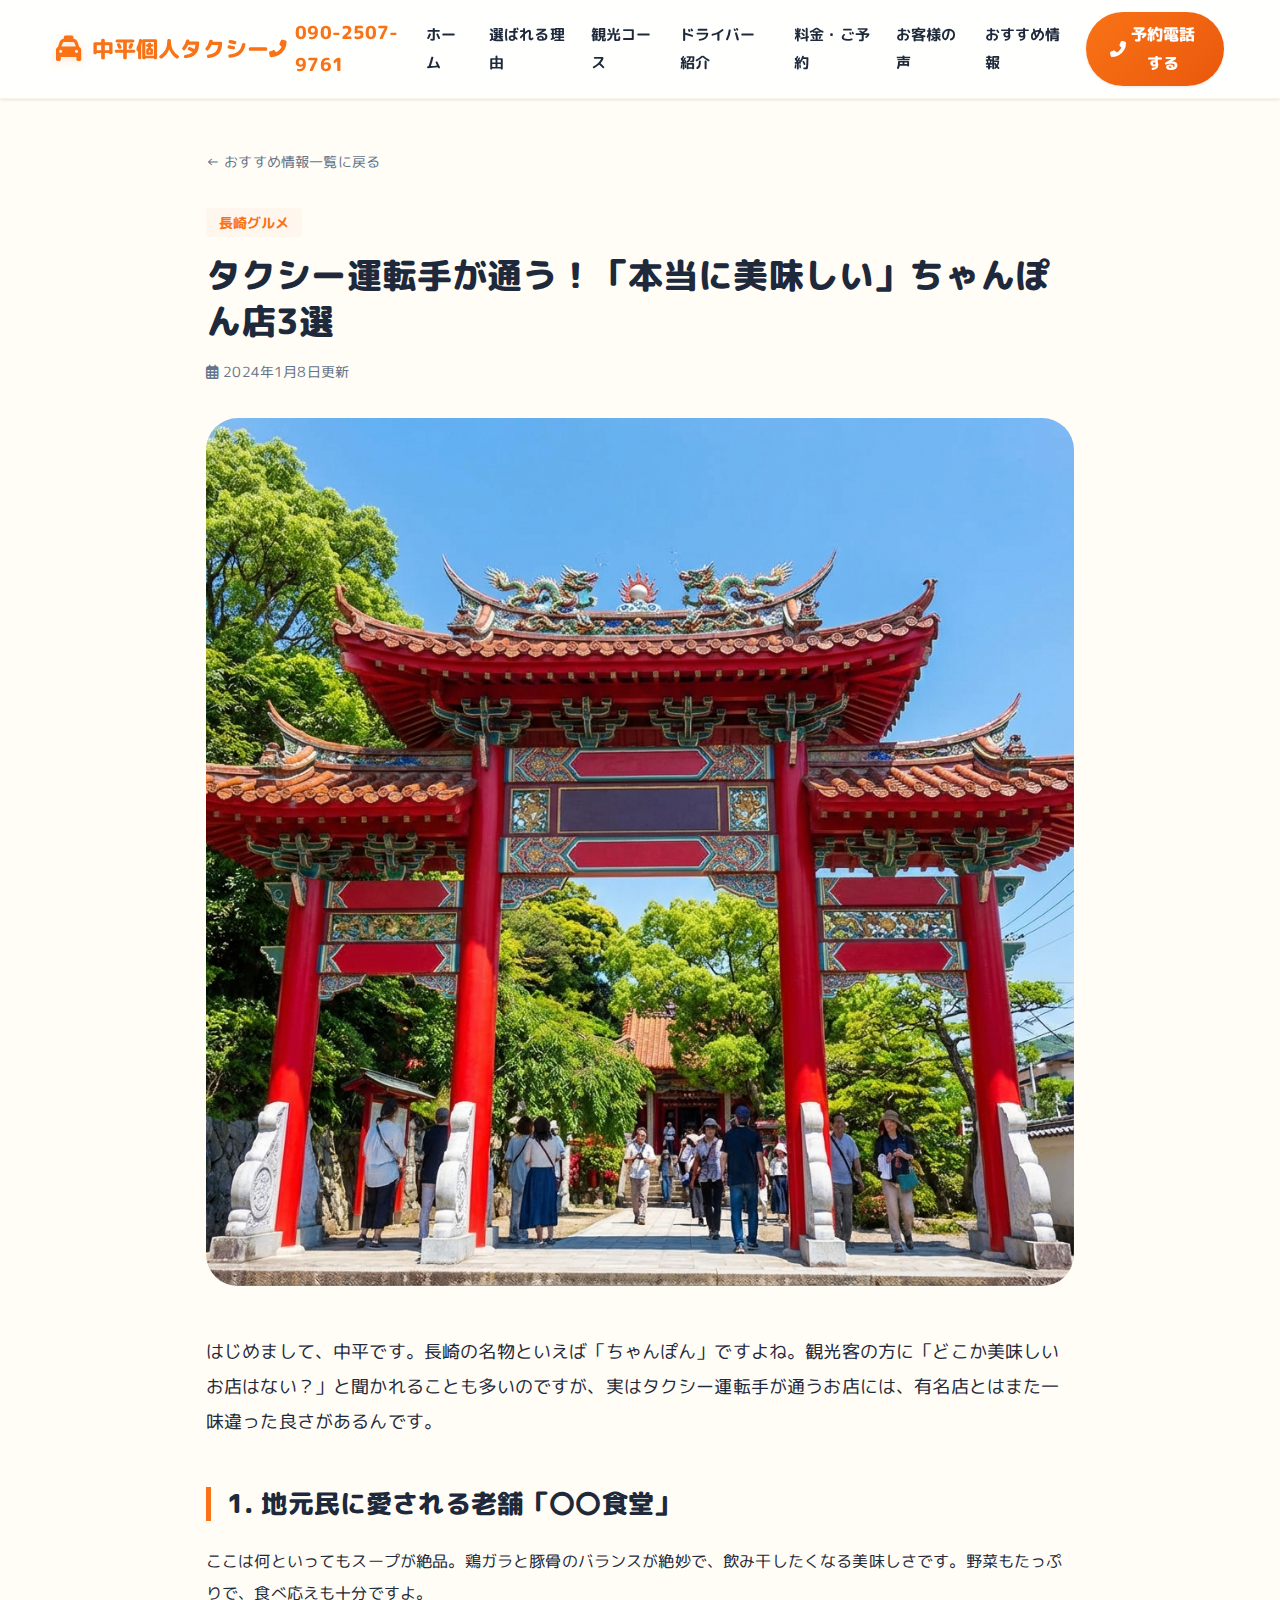
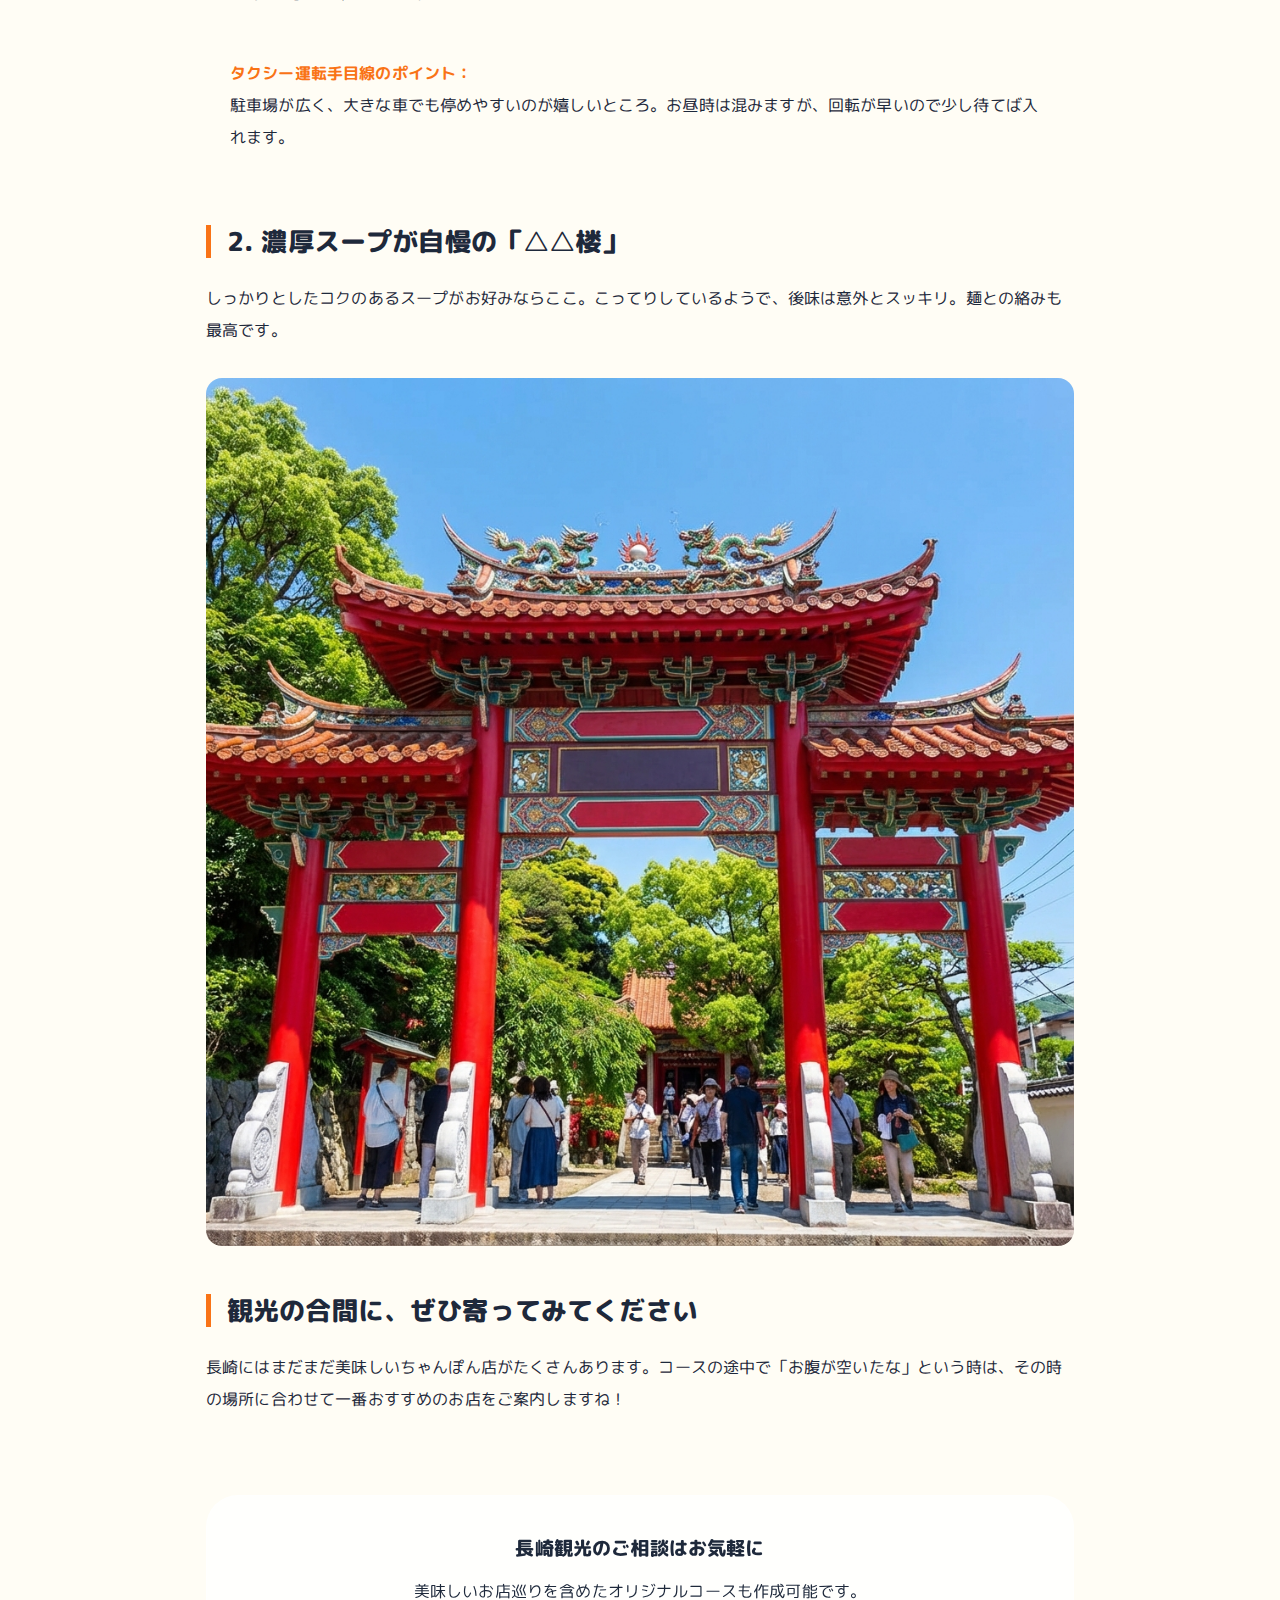
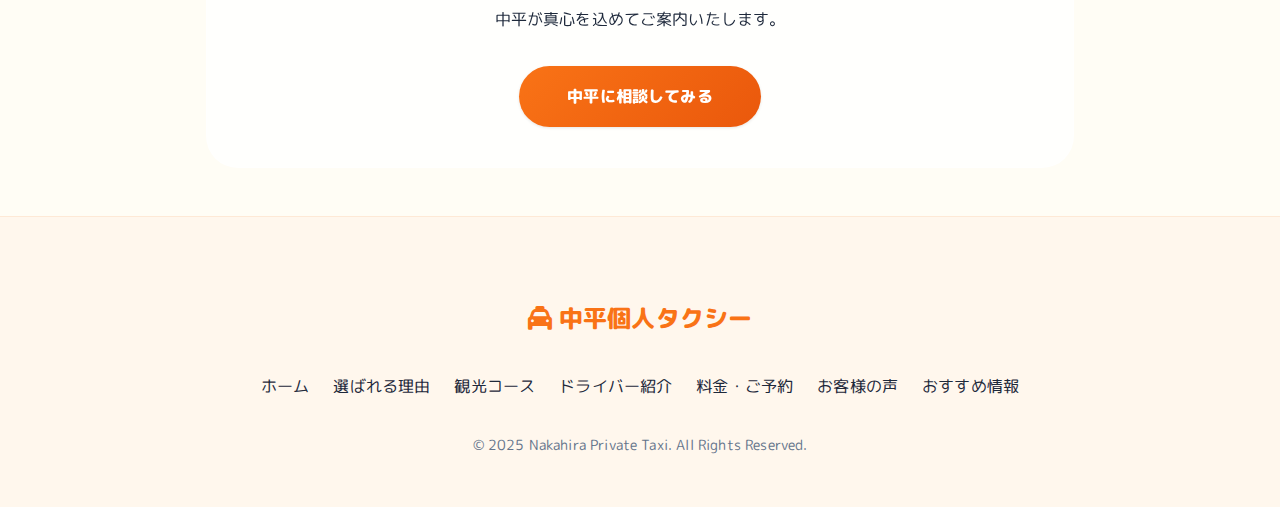
<file: blog-post.html>
<!DOCTYPE html>
<html lang="ja">

<head>
    <meta charset="UTF-8">
    <meta name="viewport" content="width=device-width, initial-scale=1.0">
    <title>地元ドライバーおすすめ情報 | 中平個人タクシー</title>
    <link rel="preconnect" href="https://fonts.googleapis.com">
    <link rel="preconnect" href="https://fonts.gstatic.com" crossorigin>
    <link href="https://fonts.googleapis.com/css2?family=M+PLUS+Rounded+1c:wght@400;500;800&display=swap"
        rel="stylesheet">
    <link rel="stylesheet" href="https://cdnjs.cloudflare.com/ajax/libs/font-awesome/6.4.0/css/all.min.css">
    <link rel="stylesheet" href="css/style.css">
</head>

<body>

    <!-- Header -->
    <header class="header">
        <div class="container">
            <a href="index.html" class="logo">
                <i class="fas fa-taxi"></i> <span>中平個人タクシー</span>
            </a>
            <div style="display: flex; align-items: center; gap: 1.5rem;">
                <div class="header-phone hide-mobile">
                    <i class="fas fa-phone-alt"></i> 090-2507-9761
                </div>
                <button class="mobile-menu-btn" aria-label="メニューを開く">
                    <i class="fas fa-bars"></i>
                </button>
            </div>
            <nav>
                <ul class="nav-menu">
                    <li><a href="index.html" class="nav-link">ホーム</a></li>
                    <li><a href="reason.html" class="nav-link">選ばれる理由</a></li>
                    <li><a href="courses.html" class="nav-link">観光コース</a></li>
                    <li><a href="driver.html" class="nav-link">ドライバー紹介</a></li>
                    <li><a href="rates.html" class="nav-link">料金・ご予約</a></li>
                    <li><a href="reviews.html" class="nav-link">お客様の声</a></li>
                    <li><a href="blog.html" class="nav-link">おすすめ情報</a></li>
                    <li class="hide-mobile">
                        <a href="tel:090-2507-9761" class="btn btn-primary" style="padding: 0.5rem 1.5rem;">
                            <i class="fas fa-phone-alt"></i> 予約電話する
                        </a>
                    </li>
                </ul>
            </nav>
        </div>
    </header>

    <article class="section">
        <div class="container" style="max-width: 900px;">
            <div class="reveal-up">
                <nav style="margin-bottom: 2rem;">
                    <a href="blog.html" style="color: var(--color-text-light); font-size: 0.9rem;">&larr;
                        おすすめ情報一覧に戻る</a>
                </nav>

                <div style="margin-bottom: 2rem;">
                    <span
                        style="background: var(--color-primary-light); color: var(--color-primary); padding: 0.3rem 0.8rem; border-radius: 4px; font-weight: bold; font-size: 0.9rem;">長崎グルメ</span>
                    <h1 style="font-size: 2.2rem; margin-top: 1rem; margin-bottom: 1rem;">タクシー運転手が通う！「本当に美味しい」ちゃんぽん店3選
                    </h1>
                    <p style="color: var(--color-text-light); font-size: 0.9rem;"><i class="far fa-calendar-alt"></i>
                        2024年1月8日更新</p>
                </div>

                <div class="blog-post-img" style="margin-bottom: 3rem;">
                    <img src="images/blog_spot.png" alt="崇福寺 龍宮門" style="width: 100%; border-radius: var(--radius-lg);">
                </div>

                <div class="blog-content" style="line-height: 2;">
                    <p style="font-size: 1.1rem; margin-bottom: 2rem;">
                        はじめまして、中平です。長崎の名物といえば「ちゃんぽん」ですよね。観光客の方に「どこか美味しいお店はない？」と聞かれることも多いのですが、実はタクシー運転手が通うお店には、有名店とはまた一味違った良さがあるんです。
                    </p>

                    <h2
                        style="border-left: 5px solid var(--color-primary); padding-left: 1rem; margin: 3rem 0 1.5rem; font-size: 1.6rem;">
                        1. 地元民に愛される老舗「〇〇食堂」</h2>
                    <p style="margin-bottom: 1.5rem;">
                        ここは何といってもスープが絶品。鶏ガラと豚骨のバランスが絶妙で、飲み干したくなる美味しさです。野菜もたっぷりで、食べ応えも十分ですよ。
                    </p>
                    <div
                        style="background: var(--color-bg); padding: 1.5rem; border-radius: var(--radius-md); margin-bottom: 2rem;">
                        <p style="font-weight: bold; color: var(--color-primary);">タクシー運転手目線のポイント：</p>
                        <p>駐車場が広く、大きな車でも停めやすいのが嬉しいところ。お昼時は混みますが、回転が早いので少し待てば入れます。</p>
                    </div>

                    <h2
                        style="border-left: 5px solid var(--color-primary); padding-left: 1rem; margin: 3rem 0 1.5rem; font-size: 1.6rem;">
                        2. 濃厚スープが自慢の「△△楼」</h2>
                    <p style="margin-bottom: 1.5rem;">
                        しっかりとしたコクのあるスープがお好みならここ。こってりしているようで、後味は意外とスッキリ。麺との絡みも最高です。
                    </p>

                    <div class="blog-post-img" style="margin: 2rem 0;">
                        <img src="images/blog_spot.png" alt="店内の雰囲気"
                            style="width: 100%; border-radius: var(--radius-md);">
                    </div>

                    <h2
                        style="border-left: 5px solid var(--color-primary); padding-left: 1rem; margin: 3rem 0 1.5rem; font-size: 1.6rem;">
                        観光の合間に、ぜひ寄ってみてください</h2>
                    <p style="margin-bottom: 2rem;">
                        長崎にはまだまだ美味しいちゃんぽん店がたくさんあります。コースの途中で「お腹が空いたな」という時は、その時の場所に合わせて一番おすすめのお店をご案内しますね！
                    </p>
                </div>

                <!-- Closing Box -->
                <div class="glass"
                    style="padding: 2.5rem; border-radius: var(--radius-lg); margin-top: 5rem; text-align: center;">
                    <h3 style="margin-bottom: 1rem;">長崎観光のご相談はお気軽に</h3>
                    <p style="margin-bottom: 2rem;">
                        美味しいお店巡りを含めたオリジナルコースも作成可能です。<br>
                        中平が真心を込めてご案内いたします。
                    </p>
                    <a href="rates.html" class="btn btn-primary" style="padding: 1rem 3rem;">中平に相談してみる</a>
                </div>

            </div>
        </div>
    </article>

    <!-- Footer -->
    <footer class="footer">
        <div class="container" style="text-align: center;">
            <div style="margin-bottom: 2rem;">
                <a href="index.html" style="font-size: 1.5rem; font-weight: 800; color: var(--color-primary);">
                    <i class="fas fa-taxi"></i> 中平個人タクシー
                </a>
            </div>
            <ul style="display: flex; flex-wrap: wrap; justify-content: center; gap: 1.5rem; margin-bottom: 2rem;">
                <li><a href="index.html">ホーム</a></li>
                <li><a href="reason.html">選ばれる理由</a></li>
                <li><a href="courses.html">観光コース</a></li>
                <li><a href="driver.html">ドライバー紹介</a></li>
                <li><a href="rates.html">料金・ご予約</a></li>
                <li><a href="reviews.html">お客様の声</a></li>
                <li><a href="blog.html">おすすめ情報</a></li>
            </ul>
            <p style="font-size: 0.9rem; color: var(--color-text-light);">
                &copy; 2025 Nakahira Private Taxi. All Rights Reserved.
            </p>
        </div>
    </footer>

    <!-- Action Float -->
    <div class="action-float">
        <a href="tel:090-2507-9761" class="action-btn tel">
            <div style="display: flex; flex-direction: column; align-items: center; line-height: 1.2;">
                <span><i class="fas fa-phone-alt"></i> 電話予約</span>
                <span style="font-size: 0.7rem; font-weight: normal;">(11:00-21:00)</span>
            </div>
        </a>
        <a href="rates.html" class="action-btn book">
            <i class="far fa-envelope"></i> Web予約
        </a>
    </div>

    <script src="js/script.js"></script>
</body>

</html>
</file>
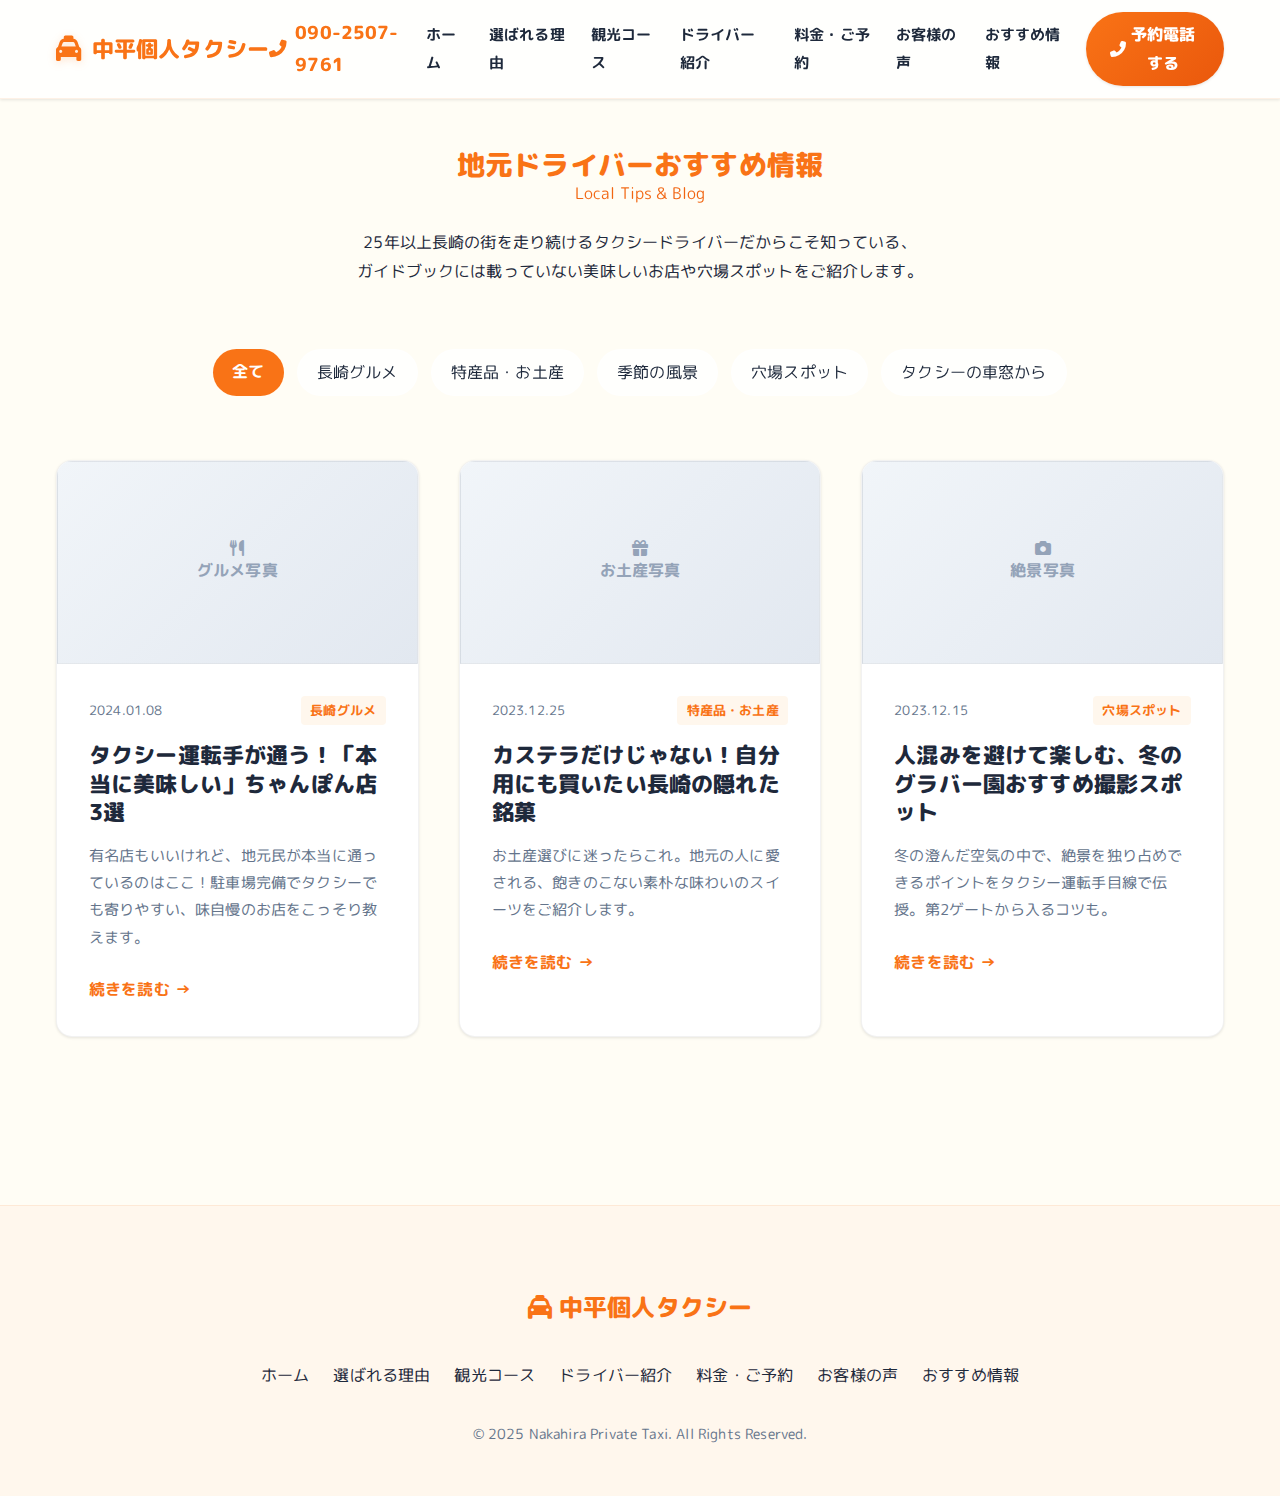
<file: blog.html>
<!DOCTYPE html>
<html lang="ja">

<head>
    <meta charset="UTF-8">
    <meta name="viewport" content="width=device-width, initial-scale=1.0">
    <title>おすすめ情報 | 中平個人タクシー</title>
    <link rel="preconnect" href="https://fonts.googleapis.com">
    <link rel="preconnect" href="https://fonts.gstatic.com" crossorigin>
    <link href="https://fonts.googleapis.com/css2?family=M+PLUS+Rounded+1c:wght@400;500;800&display=swap"
        rel="stylesheet">
    <link rel="stylesheet" href="https://cdnjs.cloudflare.com/ajax/libs/font-awesome/6.4.0/css/all.min.css">
    <link rel="stylesheet" href="css/style.css">
</head>

<body>

    <!-- Header -->
    <header class="header">
        <div class="container">
            <a href="index.html" class="logo">
                <i class="fas fa-taxi"></i> <span>中平個人タクシー</span>
            </a>
            <div style="display: flex; align-items: center; gap: 1.5rem;">
                <div class="header-phone hide-mobile">
                    <i class="fas fa-phone-alt"></i> 090-2507-9761
                </div>
                <button class="mobile-menu-btn" aria-label="メニューを開く">
                    <i class="fas fa-bars"></i>
                </button>
            </div>
            <nav>
                <ul class="nav-menu">
                    <li><a href="index.html" class="nav-link">ホーム</a></li>
                    <li><a href="reason.html" class="nav-link">選ばれる理由</a></li>
                    <li><a href="courses.html" class="nav-link">観光コース</a></li>
                    <li><a href="driver.html" class="nav-link">ドライバー紹介</a></li>
                    <li><a href="rates.html" class="nav-link">料金・ご予約</a></li>
                    <li><a href="reviews.html" class="nav-link">お客様の声</a></li>
                    <li><a href="blog.html" class="nav-link">おすすめ情報</a></li>
                    <li class="hide-mobile">
                        <a href="tel:090-2507-9761" class="btn btn-primary" style="padding: 0.5rem 1.5rem;">
                            <i class="fas fa-phone-alt"></i> 予約電話する
                        </a>
                    </li>
                </ul>
            </nav>
        </div>
    </header>

    <section class="section">
        <div class="container">
            <div class="reveal-up">
                <h1 class="section-title">地元ドライバーおすすめ情報<br><span class="text-gradient">Local Tips & Blog</span></h1>
                <p style="text-align: center; max-width: 800px; margin: 0 auto 4rem;">
                    25年以上長崎の街を走り続けるタクシードライバーだからこそ知っている、<br>
                    ガイドブックには載っていない美味しいお店や穴場スポットをご紹介します。
                </p>
            </div>

            <!-- Categories -->
            <div class="reveal-up"
                style="display: flex; justify-content: center; gap: 0.8rem; flex-wrap: wrap; margin-bottom: 4rem;">
                <span
                    style="background: var(--color-primary); color: white; padding: 0.5rem 1.2rem; border-radius: var(--radius-full); font-weight: bold; cursor: pointer;">全て</span>
                <span class="glass"
                    style="padding: 0.5rem 1.2rem; border-radius: var(--radius-full); cursor: pointer;">長崎グルメ</span>
                <span class="glass"
                    style="padding: 0.5rem 1.2rem; border-radius: var(--radius-full); cursor: pointer;">特産品・お土産</span>
                <span class="glass"
                    style="padding: 0.5rem 1.2rem; border-radius: var(--radius-full); cursor: pointer;">季節の風景</span>
                <span class="glass"
                    style="padding: 0.5rem 1.2rem; border-radius: var(--radius-full); cursor: pointer;">穴場スポット</span>
                <span class="glass"
                    style="padding: 0.5rem 1.2rem; border-radius: var(--radius-full); cursor: pointer;">タクシーの車窓から</span>
            </div>

            <div style="display: grid; grid-template-columns: repeat(auto-fit, minmax(320px, 1fr)); gap: 2.5rem;">

                <!-- Article 1 -->
                <article class="card reveal-up" style="overflow: hidden;">
                    <div class="img-placeholder" style="border-radius: 0; margin-bottom: 0;">
                        <i class="fas fa-utensils"></i> グルメ写真
                    </div>
                    <div style="padding: 2rem;">
                        <div
                            style="display: flex; justify-content: space-between; align-items: center; margin-bottom: 1rem;">
                            <span style="font-size: 0.8rem; color: var(--color-text-light);">2024.01.08</span>
                            <span
                                style="background: var(--color-primary-light); color: var(--color-primary); padding: 0.2rem 0.6rem; border-radius: 4px; font-size: 0.8rem; font-weight: bold;">長崎グルメ</span>
                        </div>
                        <h2 style="font-size: 1.35rem; margin-bottom: 1rem;">タクシー運転手が通う！「本当に美味しい」ちゃんぽん店3選</h2>
                        <p style="font-size: 0.95rem; color: var(--color-text-light); margin-bottom: 1.5rem;">
                            有名店もいいけれど、地元民が本当に通っているのはここ！駐車場完備でタクシーでも寄りやすい、味自慢のお店をこっそり教えます。
                        </p>
                        <a href="blog-post.html" style="color: var(--color-primary); font-weight: bold;">続きを読む
                            &rarr;</a>
                    </div>
                </article>

                <!-- Article 2 -->
                <article class="card reveal-up" style="overflow: hidden; animation-delay: 0.1s;">
                    <div class="img-placeholder" style="border-radius: 0; margin-bottom: 0;">
                        <i class="fas fa-gift"></i> お土産写真
                    </div>
                    <div style="padding: 2rem;">
                        <div
                            style="display: flex; justify-content: space-between; align-items: center; margin-bottom: 1rem;">
                            <span style="font-size: 0.8rem; color: var(--color-text-light);">2023.12.25</span>
                            <span
                                style="background: var(--color-primary-light); color: var(--color-primary); padding: 0.2rem 0.6rem; border-radius: 4px; font-size: 0.8rem; font-weight: bold;">特産品・お土産</span>
                        </div>
                        <h2 style="font-size: 1.35rem; margin-bottom: 1rem;">カステラだけじゃない！自分用にも買いたい長崎の隠れた銘菓</h2>
                        <p style="font-size: 0.95rem; color: var(--color-text-light); margin-bottom: 1.5rem;">
                            お土産選びに迷ったらこれ。地元の人に愛される、飽きのこない素朴な味わいのスイーツをご紹介します。
                        </p>
                        <a href="blog-post.html" style="color: var(--color-primary); font-weight: bold;">続きを読む
                            &rarr;</a>
                    </div>
                </article>

                <!-- Article 3 -->
                <article class="card reveal-up" style="overflow: hidden; animation-delay: 0.2s;">
                    <div class="img-placeholder" style="border-radius: 0; margin-bottom: 0;">
                        <i class="fas fa-camera"></i> 絶景写真
                    </div>
                    <div style="padding: 2rem;">
                        <div
                            style="display: flex; justify-content: space-between; align-items: center; margin-bottom: 1rem;">
                            <span style="font-size: 0.8rem; color: var(--color-text-light);">2023.12.15</span>
                            <span
                                style="background: var(--color-primary-light); color: var(--color-primary); padding: 0.2rem 0.6rem; border-radius: 4px; font-size: 0.8rem; font-weight: bold;">穴場スポット</span>
                        </div>
                        <h2 style="font-size: 1.35rem; margin-bottom: 1rem;">人混みを避けて楽しむ、冬のグラバー園おすすめ撮影スポット</h2>
                        <p style="font-size: 0.95rem; color: var(--color-text-light); margin-bottom: 1.5rem;">
                            冬の澄んだ空気の中で、絶景を独り占めできるポイントをタクシー運転手目線で伝授。第2ゲートから入るコツも。
                        </p>
                        <a href="blog-post.html" style="color: var(--color-primary); font-weight: bold;">続きを読む
                            &rarr;</a>
                    </div>
                </article>

            </div>

            <!-- Pagination (Visual) -->
            <div class="reveal-up" style="margin-top: 5rem; display: flex; justify-content: center; gap: 0.5rem;">
                <span
                    style="width: 40px; height: 40px; display: flex; align-items: center; justify-content: center; background: var(--color-primary); color: white; border-radius: 50%; font-weight: bold;">1</span>
                <span class="glass"
                    style="width: 40px; height: 40px; display: flex; align-items: center; justify-content: center; border-radius: 50%; cursor: pointer;">2</span>
                <span class="glass"
                    style="width: 40px; height: 40px; display: flex; align-items: center; justify-content: center; border-radius: 50%; cursor: pointer;">&raquo;</span>
            </div>

        </div>
    </section>

    <!-- Footer -->
    <footer class="footer">
        <div class="container" style="text-align: center;">
            <div style="margin-bottom: 2rem;">
                <a href="index.html" style="font-size: 1.5rem; font-weight: 800; color: var(--color-primary);">
                    <i class="fas fa-taxi"></i> 中平個人タクシー
                </a>
            </div>
            <ul style="display: flex; flex-wrap: wrap; justify-content: center; gap: 1.5rem; margin-bottom: 2rem;">
                <li><a href="index.html">ホーム</a></li>
                <li><a href="reason.html">選ばれる理由</a></li>
                <li><a href="courses.html">観光コース</a></li>
                <li><a href="driver.html">ドライバー紹介</a></li>
                <li><a href="rates.html">料金・ご予約</a></li>
                <li><a href="reviews.html">お客様の声</a></li>
                <li><a href="blog.html">おすすめ情報</a></li>
            </ul>
            <p style="font-size: 0.9rem; color: var(--color-text-light);">
                &copy; 2025 Nakahira Private Taxi. All Rights Reserved.
            </p>
        </div>
    </footer>

    <!-- Action Float -->
    <div class="action-float">
        <a href="tel:090-2507-9761" class="action-btn tel">
            <div style="display: flex; flex-direction: column; align-items: center; line-height: 1.2;">
                <span><i class="fas fa-phone-alt"></i> 電話予約</span>
                <span style="font-size: 0.7rem; font-weight: normal;">(11:00-21:00)</span>
            </div>
        </a>
        <a href="rates.html" class="action-btn book">
            <i class="far fa-envelope"></i> Web予約
        </a>
    </div>

    <script src="js/script.js"></script>
</body>

</html>
</file>
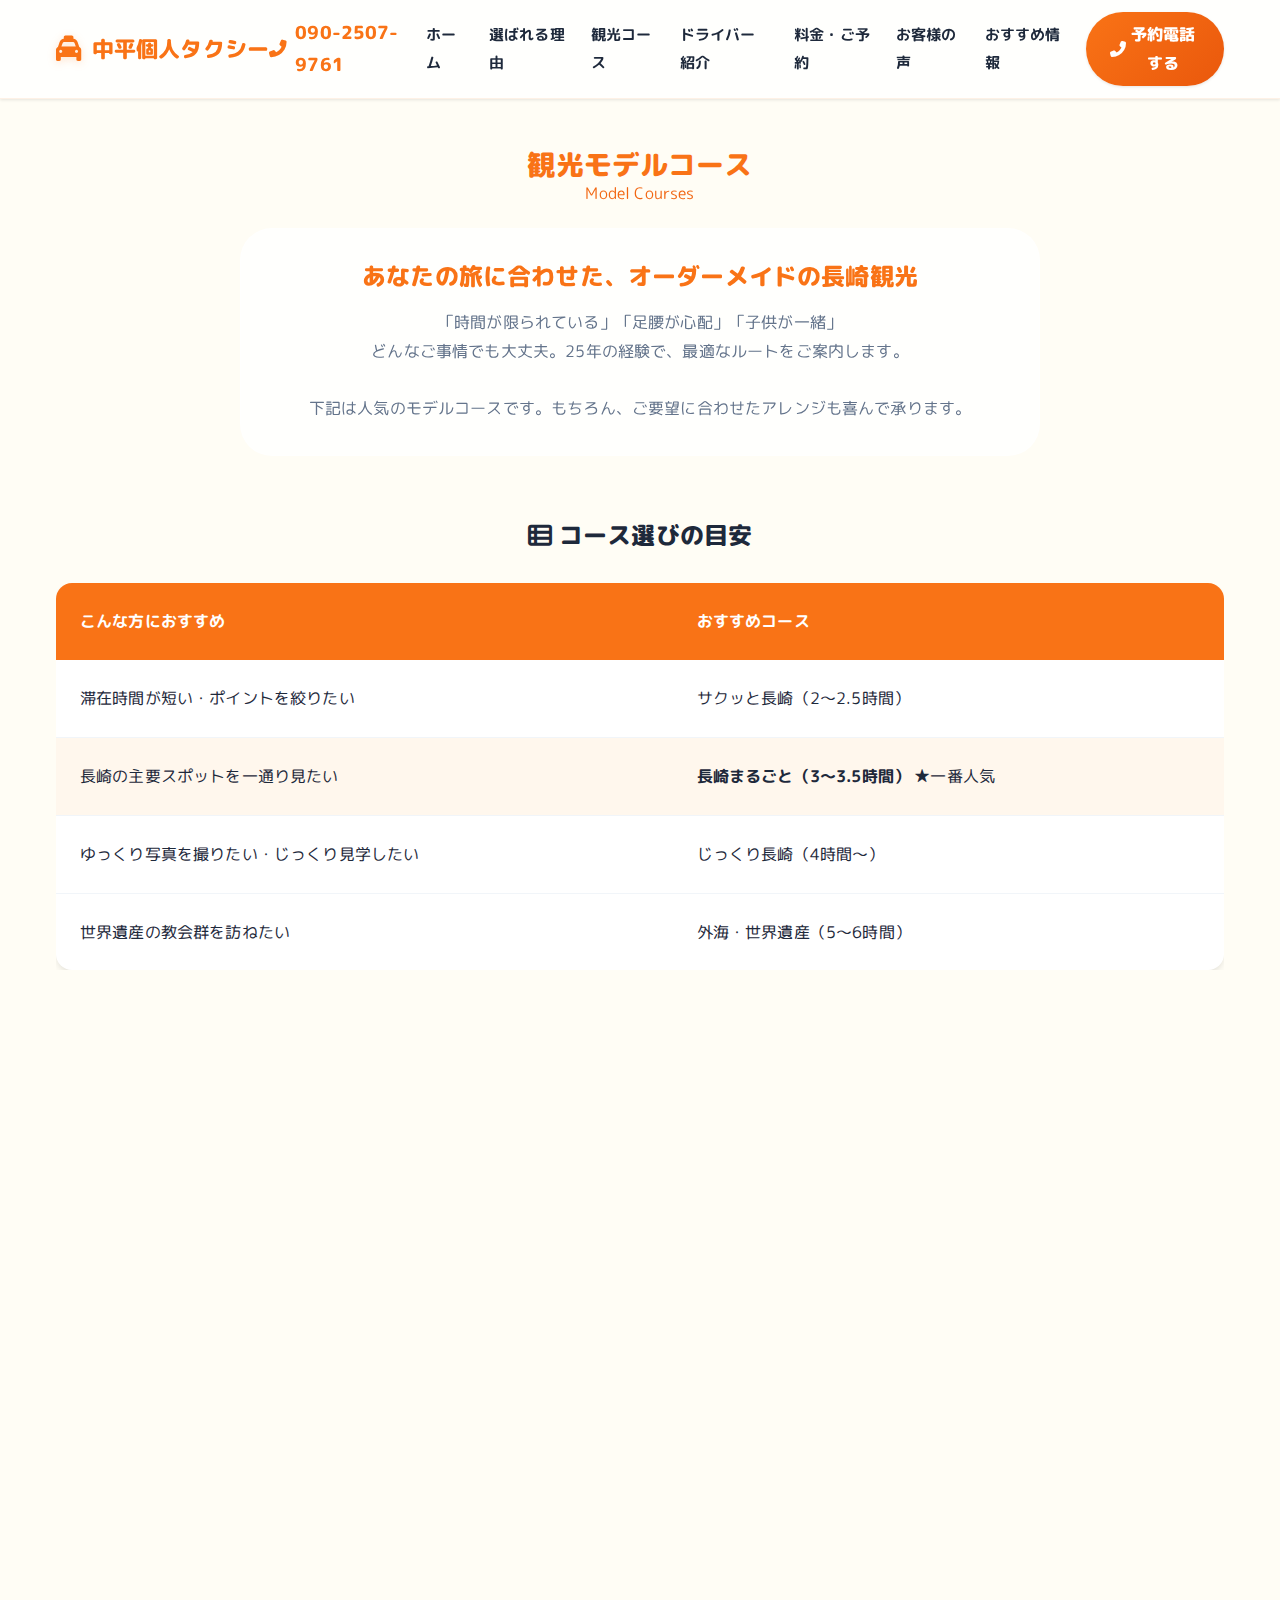
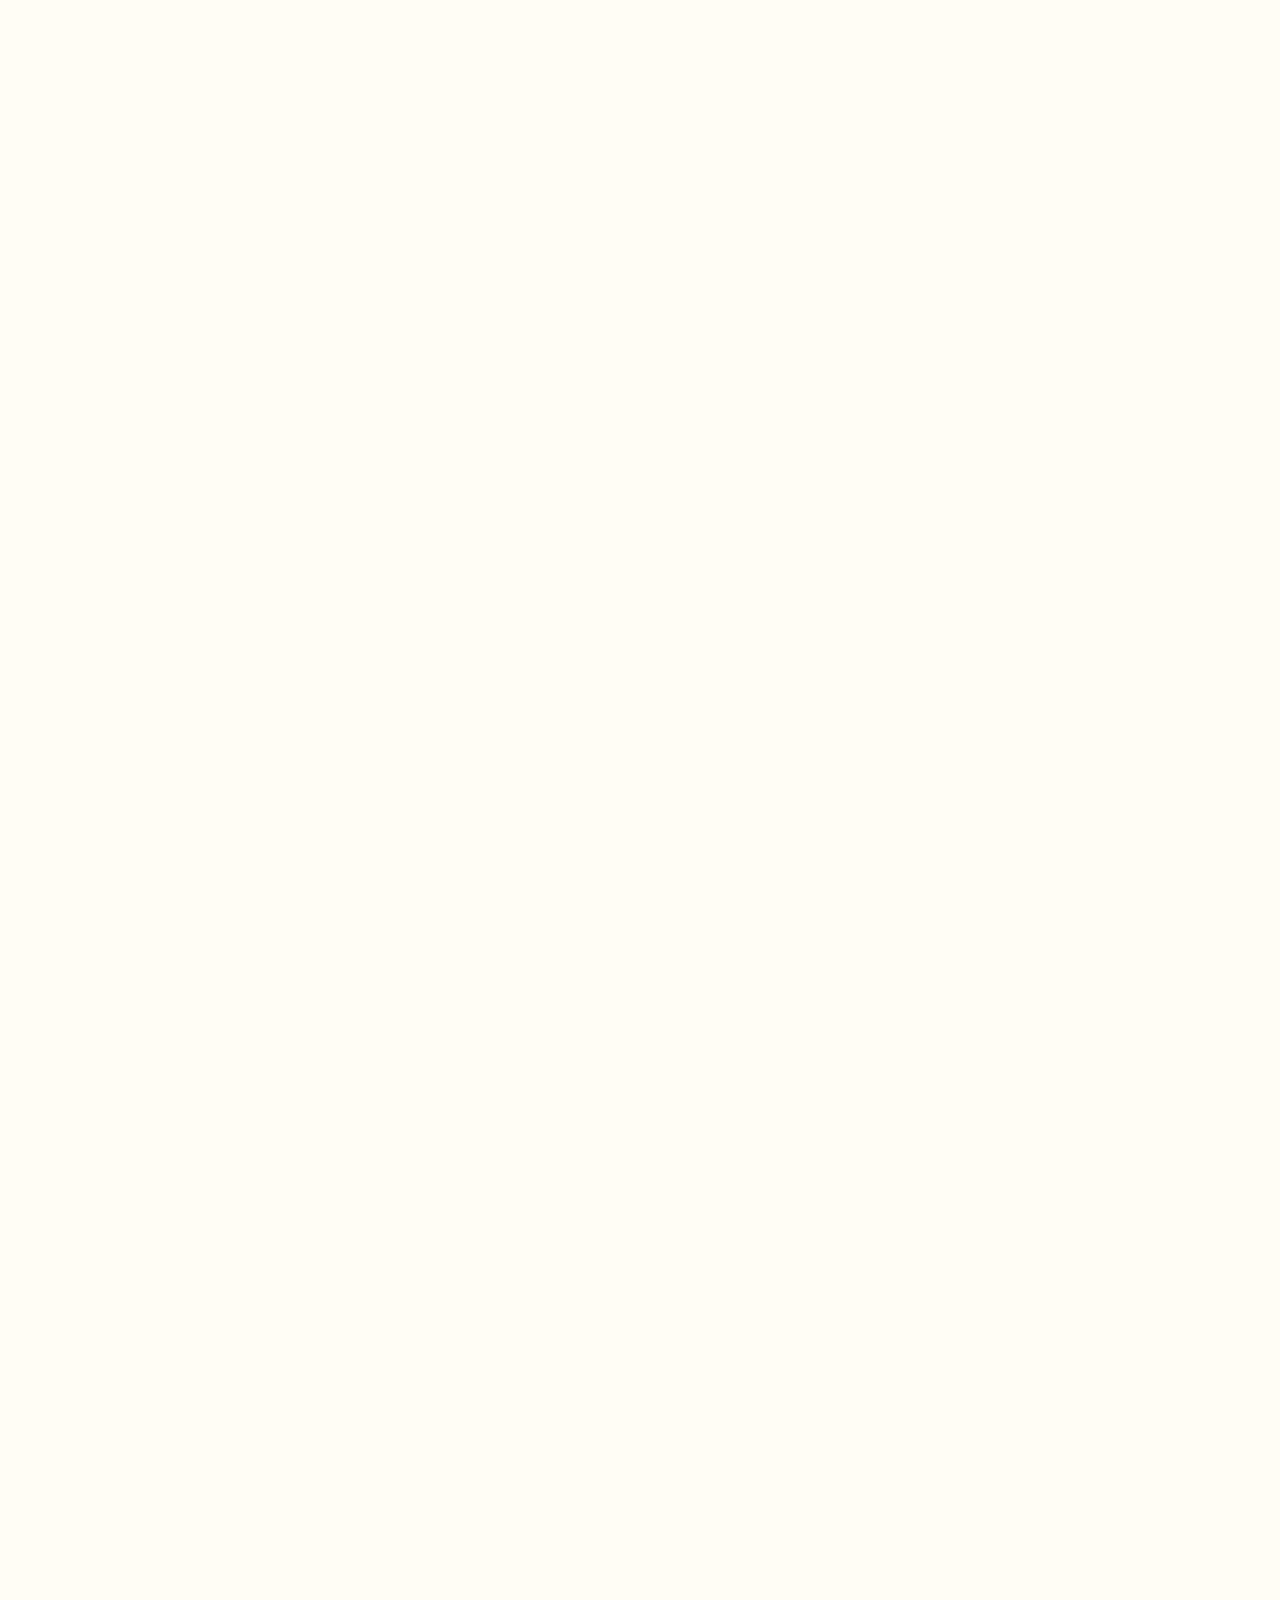
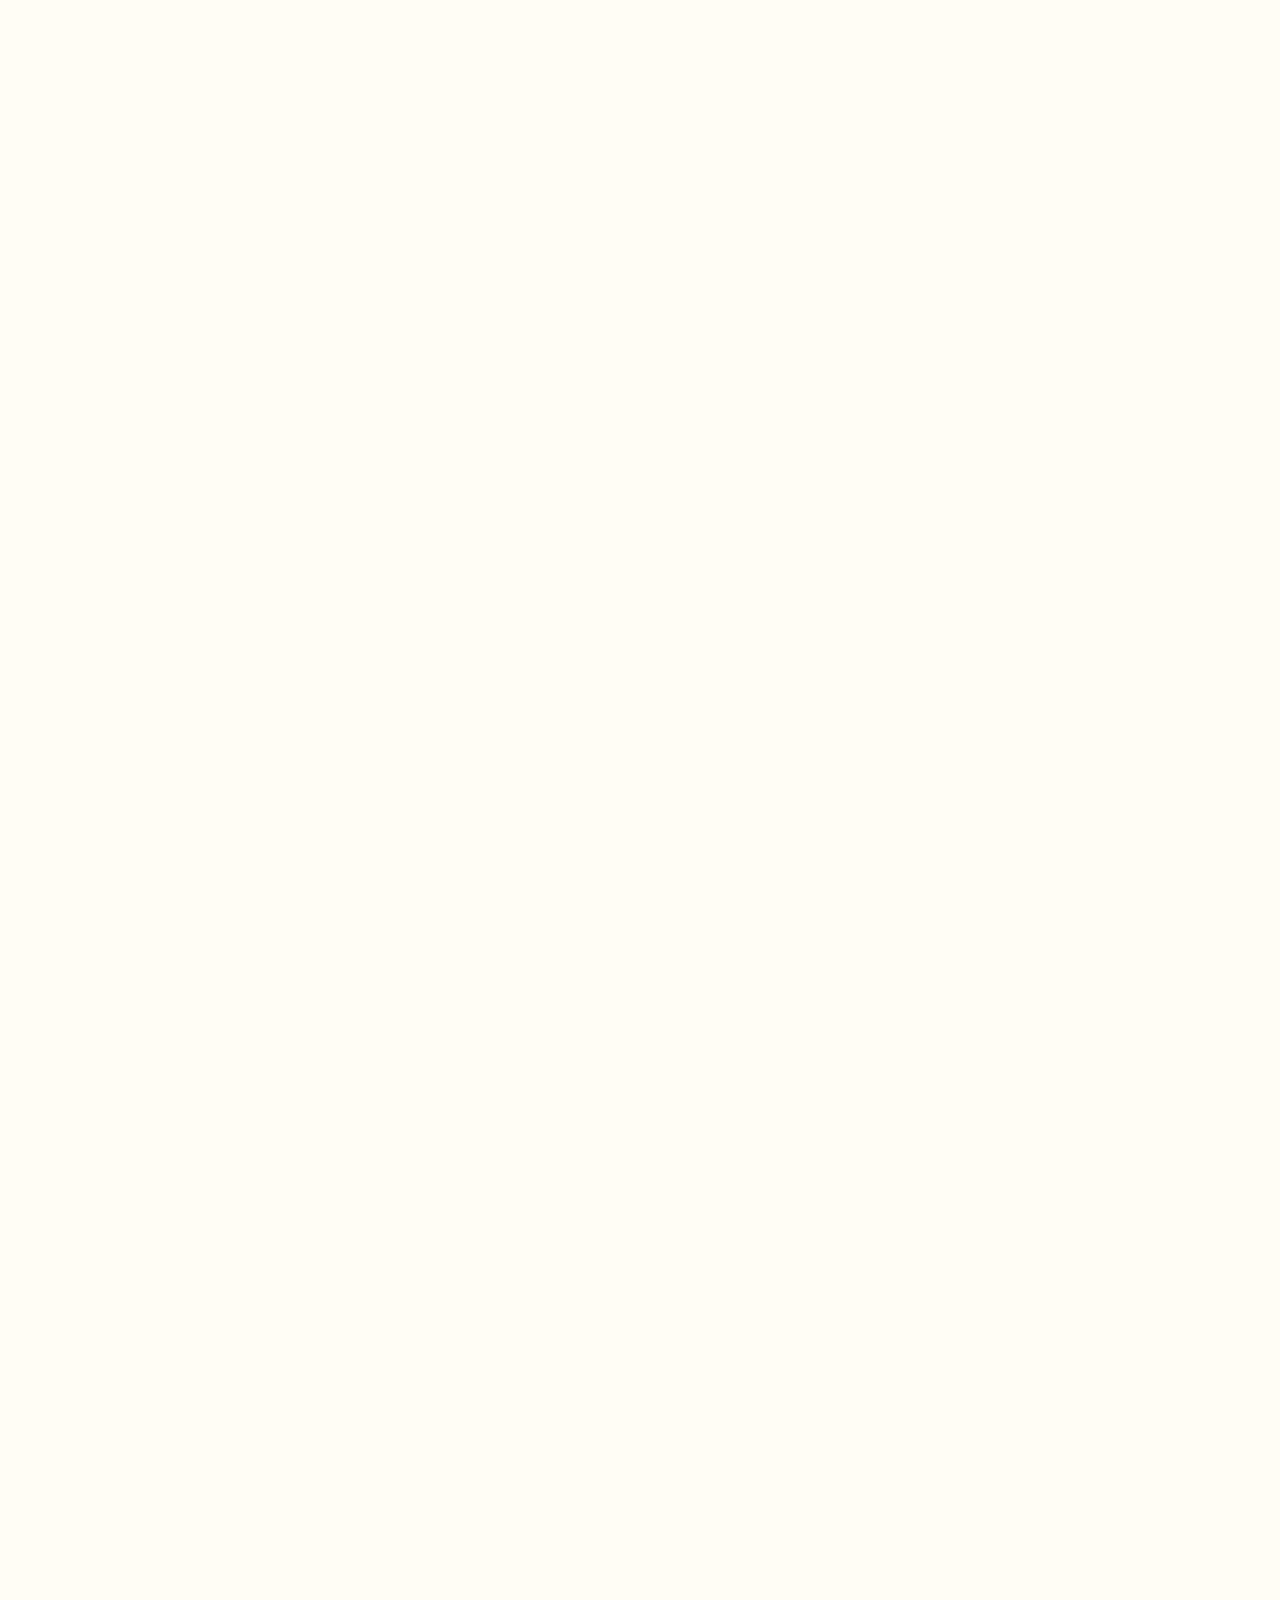
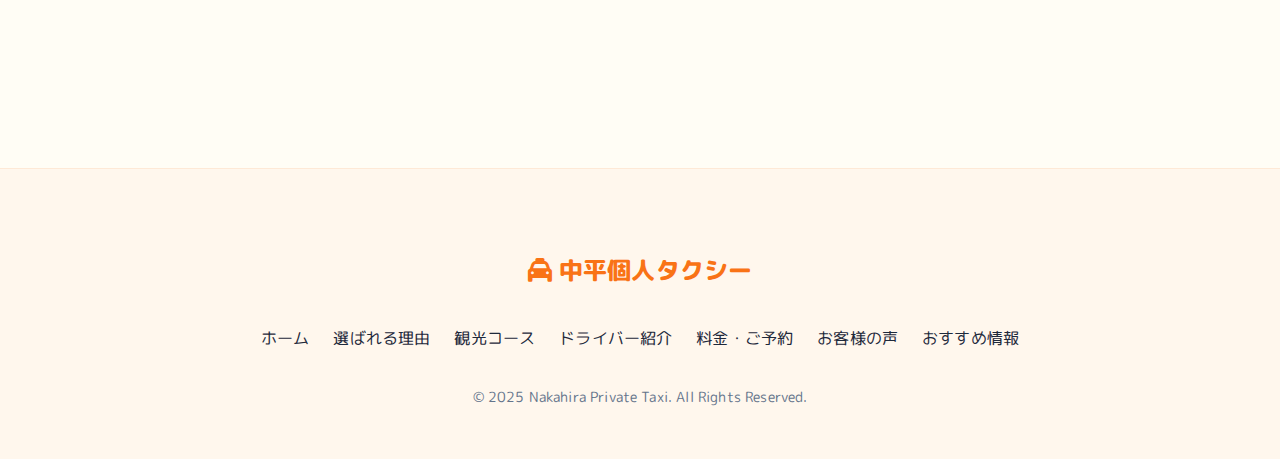
<file: courses.html>
<!DOCTYPE html>
<html lang="ja">

<head>
    <meta charset="UTF-8">
    <meta name="viewport" content="width=device-width, initial-scale=1.0">
    <title>観光モデルコース | 中平個人タクシー</title>
    <link rel="preconnect" href="https://fonts.googleapis.com">
    <link rel="preconnect" href="https://fonts.gstatic.com" crossorigin>
    <link href="https://fonts.googleapis.com/css2?family=M+PLUS+Rounded+1c:wght@400;500;800&display=swap"
        rel="stylesheet">
    <link rel="stylesheet" href="https://cdnjs.cloudflare.com/ajax/libs/font-awesome/6.4.0/css/all.min.css">
    <link rel="stylesheet" href="css/style.css">
</head>

<body>

    <!-- Header -->
    <header class="header">
        <div class="container">
            <a href="index.html" class="logo">
                <i class="fas fa-taxi"></i> <span>中平個人タクシー</span>
            </a>
            <div style="display: flex; align-items: center; gap: 1.5rem;">
                <div class="header-phone hide-mobile">
                    <i class="fas fa-phone-alt"></i> 090-2507-9761
                </div>
                <button class="mobile-menu-btn" aria-label="メニューを開く">
                    <i class="fas fa-bars"></i>
                </button>
            </div>
            <nav>
                <ul class="nav-menu">
                    <li><a href="index.html" class="nav-link">ホーム</a></li>
                    <li><a href="reason.html" class="nav-link">選ばれる理由</a></li>
                    <li><a href="courses.html" class="nav-link">観光コース</a></li>
                    <li><a href="driver.html" class="nav-link">ドライバー紹介</a></li>
                    <li><a href="rates.html" class="nav-link">料金・ご予約</a></li>
                    <li><a href="reviews.html" class="nav-link">お客様の声</a></li>
                    <li><a href="blog.html" class="nav-link">おすすめ情報</a></li>
                    <li class="hide-mobile">
                        <a href="tel:090-2507-9761" class="btn btn-primary" style="padding: 0.5rem 1.5rem;">
                            <i class="fas fa-phone-alt"></i> 予約電話する
                        </a>
                    </li>
                </ul>
            </nav>
        </div>
    </header>

    <section class="section">
        <div class="container">
            <div class="reveal-up">
                <h1 class="section-title">観光モデルコース<br><span class="text-gradient">Model Courses</span></h1>
                <div class="glass"
                    style="max-width: 800px; margin: 0 auto 4rem; padding: 2rem; border-radius: var(--radius-lg); text-align: center;">
                    <h2 style="font-size: 1.5rem; color: var(--color-primary); margin-bottom: 1rem;">
                        あなたの旅に合わせた、オーダーメイドの長崎観光</h2>
                    <p style="color: var(--color-text-light);">
                        「時間が限られている」「足腰が心配」「子供が一緒」<br>
                        どんなご事情でも大丈夫。25年の経験で、最適なルートをご案内します。<br><br>
                        下記は人気のモデルコースです。もちろん、ご要望に合わせたアレンジも喜んで承ります。
                    </p>
                </div>
            </div>

            <!-- Comparison Table -->
            <div class="reveal-up" style="margin-bottom: 5rem;">
                <h2 style="text-align: center; margin-bottom: 2rem;"><i class="fas fa-th-list"></i> コース選びの目安</h2>
                <div style="overflow-x: auto;">
                    <table
                        style="width: 100%; border-collapse: collapse; background: white; border-radius: var(--radius-md); overflow: hidden; box-shadow: var(--shadow-md);">
                        <thead style="background: var(--color-primary); color: white;">
                            <tr>
                                <th style="padding: 1.5rem; text-align: left;">こんな方におすすめ</th>
                                <th style="padding: 1.5rem; text-align: left;">おすすめコース</th>
                            </tr>
                        </thead>
                        <tbody>
                            <tr style="border-bottom: 1px solid #f1f5f9;">
                                <td style="padding: 1.5rem;">滞在時間が短い・ポイントを絞りたい</td>
                                <td style="padding: 1.5rem;">サクッと長崎（2〜2.5時間）</td>
                            </tr>
                            <tr style="border-bottom: 1px solid #f1f5f9; background: var(--color-primary-light);">
                                <td style="padding: 1.5rem;">長崎の主要スポットを一通り見たい</td>
                                <td style="padding: 1.5rem;"><strong>長崎まるごと（3〜3.5時間）</strong> ★一番人気</td>
                            </tr>
                            <tr style="border-bottom: 1px solid #f1f5f9;">
                                <td style="padding: 1.5rem;">ゆっくり写真を撮りたい・じっくり見学したい</td>
                                <td style="padding: 1.5rem;">じっくり長崎（4時間〜）</td>
                            </tr>
                            <tr>
                                <td style="padding: 1.5rem;">世界遺産の教会群を訪ねたい</td>
                                <td style="padding: 1.5rem;">外海・世界遺産（5〜6時間）</td>
                            </tr>
                        </tbody>
                    </table>
                </div>
            </div>

            <div style="display: flex; flex-direction: column; gap: 6rem;">

                <!-- ① サクッと長崎コース -->
                <div id="sakutto" class="reveal-up">
                    <div
                        style="border-left: 6px solid var(--color-primary); padding-left: 1.5rem; margin-bottom: 2rem;">
                        <h2 style="font-size: 2rem; color: var(--color-primary);">① サクッと長崎コース</h2>
                        <p style="font-weight: bold; color: var(--color-text-light);"><i class="far fa-clock"></i>
                            2〜2.5時間</p>
                    </div>
                    <p style="margin-bottom: 2rem;"><strong>こんな方に：</strong> 時間が限られている／午前or午後だけ空いている／ポイントを絞って観光したい</p>

                    <div style="display: grid; grid-template-columns: repeat(auto-fit, minmax(300px, 1fr)); gap: 2rem;">
                        <!-- Pattern A -->
                        <div class="card" style="padding: 2rem;">
                            <h3 style="margin-bottom: 1rem; color: var(--color-primary-dark);">＜パターンA：平和学習コース＞</h3>
                            <p style="font-size: 0.9rem; color: var(--color-text-light); margin-bottom: 1.5rem;">
                                テーマ：長崎の祈りに触れる</p>
                            <div
                                style="background: var(--color-bg); padding: 1.5rem; border-radius: var(--radius-md); font-size: 0.95rem;">
                                <ul style="display: flex; flex-direction: column; gap: 0.5rem;">
                                    <li>ホテル・駅</li>
                                    <li>↓ 車で15分</li>
                                    <li style="border-top: 1px solid #ddd; padding-top: 0.5rem;"><strong>①
                                            平和公園・原爆落下中心地</strong><br><small>【下車 約30分】平和祈念像の前で記念撮影</small></li>
                                    <li>↓ 車で5分</li>
                                    <li style="border-top: 1px solid #ddd; padding-top: 0.5rem;"><strong>②
                                            原爆資料館</strong><br><small>【下車 約40〜50分】※見学時間は調整可</small></li>
                                    <li>↓ 車窓見学</li>
                                    <li style="border-top: 1px solid #ddd; padding-top: 0.5rem;"><strong>③
                                            浦上天主堂</strong><br>
                                        <div
                                            style="background: white; padding: 0.5rem; border-radius: 4px; border: 1px solid var(--color-primary); margin-top: 5px;">
                                            🚕 <strong>タクシーならでは：</strong><br>
                                            裏手の道から全景が見えるポイントまでお連れします
                                        </div>
                                    </li>
                                    <li style="border-top: 1px solid #ddd; padding-top: 0.5rem;"><strong>④
                                            一本柱鳥居・被爆クスノキ</strong><br>
                                        <div
                                            style="background: white; padding: 0.5rem; border-radius: 4px; border: 1px solid var(--color-primary); margin-top: 5px;">
                                            🚕 <strong>タクシーならでは：</strong><br>
                                            鳥居の真下を車でくぐり抜けます
                                        </div>
                                    </li>
                                </ul>
                            </div>
                        </div>

                        <!-- Pattern B -->
                        <div class="card" style="padding: 2rem;">
                            <h3 style="margin-bottom: 1rem; color: var(--color-primary-dark);">＜パターンB：異国情緒コース＞</h3>
                            <p style="font-size: 0.9rem; color: var(--color-text-light); margin-bottom: 1.5rem;">
                                テーマ：長崎のロマンを感じる</p>
                            <div
                                style="background: var(--color-bg); padding: 1.5rem; border-radius: var(--radius-md); font-size: 0.95rem;">
                                <ul style="display: flex; flex-direction: column; gap: 0.5rem;">
                                    <li>ホテル・駅</li>
                                    <li>↓ 車で10分</li>
                                    <li style="border-top: 1px solid #ddd; padding-top: 0.5rem;"><strong>①
                                            出島</strong><br><small>【車窓または短時間下車】日本の開国の歴史を感じる</small></li>
                                    <li>↓ 車で5分</li>
                                    <li style="border-top: 1px solid #ddd; padding-top: 0.5rem;"><strong>②
                                            オランダ坂</strong><br>
                                        <div
                                            style="background: white; padding: 0.5rem; border-radius: 4px; border: 1px solid var(--color-primary); margin-top: 5px;">
                                            🚕 <strong>タクシーならでは：</strong><br>
                                            石畳の坂道を車で走り抜ける体験をお楽しみください
                                        </div>
                                    </li>
                                    <li style="border-top: 1px solid #ddd; padding-top: 0.5rem;"><strong>③
                                            グラバー園・大浦天主堂</strong><br><small>【下車 約60分】</small>
                                        <div
                                            style="background: white; padding: 0.5rem; border-radius: 4px; border: 1px solid var(--color-primary); margin-top: 5px;">
                                            🚕 <strong>タクシーならでは：</strong><br>
                                            第2ゲートから入園。園内は全て下り坂で楽々！
                                        </div>
                                    </li>
                                </ul>
                            </div>
                        </div>
                    </div>
                </div>

                <!-- ② 長崎まるごとコース -->
                <div id="marugoto" class="reveal-up">
                    <div style="display: flex; align-items: center; gap: 1rem; margin-bottom: 2rem;">
                        <div style="border-left: 6px solid #ef4444; padding-left: 1.5rem;">
                            <h2 style="font-size: 2rem; color: var(--color-text);">② 長崎まるごとコース</h2>
                            <p style="font-weight: bold; color: var(--color-text-light);"><i class="far fa-clock"></i>
                                3〜3.5時間</p>
                        </div>
                        <span
                            style="background: #ef4444; color: white; padding: 0.3rem 0.8rem; border-radius: 4px; font-weight: bold; font-size: 0.8rem;">★一番人気</span>
                    </div>
                    <p style="margin-bottom: 2rem;"><strong>こんな方に：</strong> 長崎の主要スポットを一通り見たい／初めての長崎旅行／王道を押さえたい</p>

                    <div class="card" style="padding: 2.5rem; border: 2px solid var(--color-primary-light);">
                        <div
                            style="display: grid; grid-template-columns: repeat(auto-fit, minmax(280px, 1fr)); gap: 2rem; align-items: start;">
                            <div style="background: var(--color-bg); padding: 2rem; border-radius: var(--radius-md);">
                                <h3 style="margin-bottom: 1.5rem;"><i class="fas fa-route"></i> ルート詳細</h3>
                                <ul style="display: flex; flex-direction: column; gap: 1rem;">
                                    <li>① 平和公園・原爆落下中心地【下車30分】</li>
                                    <li>② 浦上天主堂【車窓】</li>
                                    <li>③ 一本柱鳥居【車窓】🚕 鳥居真下を通過</li>
                                    <li>④ 眼鏡橋【下車15分】🚕 ハートストーン探し</li>
                                    <li>⑤ 出島【車窓】</li>
                                    <li>⑥ オランダ坂【車窓】</li>
                                    <li>⑦ グラバー園・大浦天主堂【下車60分】🚕 第2ゲート送り</li>
                                </ul>
                            </div>
                            <div>
                                <h3 style="margin-bottom: 1.5rem;">このコースのポイント</h3>
                                <ul style="display: flex; flex-direction: column; gap: 1rem;">
                                    <li style="display: flex; gap: 0.5rem;"><i class="fas fa-check-circle"
                                            style="color: var(--color-accent);"></i> 主要スポットを網羅！</li>
                                    <li style="display: flex; gap: 0.5rem;"><i class="fas fa-check-circle"
                                            style="color: var(--color-accent);"></i> 北から南へ効率よく移動</li>
                                    <li style="display: flex; gap: 0.5rem;"><i class="fas fa-check-circle"
                                            style="color: var(--color-accent);"></i> 下車と車窓の絶妙なバランス</li>
                                    <li style="display: flex; gap: 0.5rem;"><i class="fas fa-check-circle"
                                            style="color: var(--color-accent);"></i> 3時間でこれだけ回れるのはタクシーならでは</li>
                                </ul>
                                <div class="img-placeholder" style="margin-top: 2rem;">
                                    <i class="fas fa-camera"></i> 眼鏡橋などの観光写真
                                </div>
                            </div>
                        </div>
                    </div>
                </div>

                <!-- ③ じっくり長崎コース -->
                <div id="jikkuri" class="reveal-up">
                    <div
                        style="border-left: 6px solid var(--color-secondary); padding-left: 1.5rem; margin-bottom: 2rem;">
                        <h2 style="font-size: 2rem; color: var(--color-text);">③ じっくり長崎コース</h2>
                        <p style="font-weight: bold; color: var(--color-text-light);"><i class="far fa-clock"></i> 4時間〜
                        </p>
                    </div>
                    <p style="margin-bottom: 2rem;"><strong>こんな方に：</strong> ゆっくり写真を撮りたい／各スポットをじっくり見学したい／体力に不安がある</p>
                    <div class="card glass" style="padding: 2.5rem;">
                        <p style="margin-bottom: 1.5rem;">「長崎まるごとコース」の内容に加えて、お好みのスポットを追加できます。</p>
                        <div
                            style="display: grid; grid-template-columns: repeat(auto-fit, minmax(200px, 1fr)); gap: 1rem;">
                            <div
                                style="background: white; padding: 1.5rem; border-radius: var(--radius-md); border: 1px solid #eee;">
                                <h4 style="color: var(--color-primary);">+ 孔子廟</h4>
                                <p style="font-size: 0.9rem;">中国文化の影響を感じる色鮮やかな建築</p>
                            </div>
                            <div
                                style="background: white; padding: 1.5rem; border-radius: var(--radius-md); border: 1px solid #eee;">
                                <h4 style="color: var(--color-primary);">+ 崇福寺</h4>
                                <p style="font-size: 0.9rem;">国宝の赤い山門が美しい中国寺院</p>
                            </div>
                            <div
                                style="background: white; padding: 1.5rem; border-radius: var(--radius-md); border: 1px solid #eee;">
                                <h4 style="color: var(--color-primary);">+ 稲佐山展望台</h4>
                                <p style="font-size: 0.9rem;">世界新三大夜景の地から長崎を一望</p>
                            </div>
                            <div
                                style="background: white; padding: 1.5rem; border-radius: var(--radius-md); border: 1px solid #eee;">
                                <h4 style="color: var(--color-primary);">+ 原爆資料館</h4>
                                <p style="font-size: 0.9rem;">より深く平和について学びたい方に</p>
                            </div>
                        </div>
                    </div>
                </div>

                <!-- ④ 外海・世界遺産コース -->
                <div id="sotome" class="reveal-up">
                    <div style="border-left: 6px solid var(--color-accent); padding-left: 1.5rem; margin-bottom: 2rem;">
                        <h2 style="font-size: 2rem; color: var(--color-text);">④ 外海・世界遺産コース</h2>
                        <p style="font-weight: bold; color: var(--color-text-light);"><i class="far fa-clock"></i> 5〜6時間
                        </p>
                    </div>
                    <p style="margin-bottom: 2rem;"><strong>こんな方に：</strong> 世界遺産「潜伏キリシタン関連遺産」を訪ねたい／長崎2回目以上の方／歴史好きの方</p>
                    <div class="card" style="overflow: hidden;">
                        <div style="display: grid; grid-template-columns: repeat(auto-fit, minmax(300px, 1fr));">
                            <div class="img-placeholder" style="border-radius: 0; margin-bottom: 0;">
                                <i class="fas fa-church"></i> 外海地区の絶景写真
                            </div>
                            <div style="padding: 2.5rem;">
                                <h3 style="margin-bottom: 1.5rem; color: var(--color-accent);">テーマ：祈りの里・外海へ</h3>
                                <ul style="display: flex; flex-direction: column; gap: 1rem;">
                                    <li><strong>① 外海地区</strong><br><small>出津教会（世界遺産）、ド・ロ神父記念館、遠藤周作文学館など</small></li>
                                    <li><strong>② 黒崎教会</strong></li>
                                    <li><strong>③ 道の駅 夕陽が丘そとめ</strong><br><small>角力灘を望む絶景スポット</small></li>
                                </ul>
                                <div
                                    style="margin-top: 2rem; padding: 1rem; background: var(--color-primary-light); border-radius: var(--radius-md); font-size: 0.9rem;">
                                    <i class="fas fa-info-circle"></i> 公共交通では1日がかりの場所を、海沿いの絶景ドライブを楽しみながら効率よく巡ります。
                                </div>
                            </div>
                        </div>
                    </div>
                </div>

                <!-- Departure Points -->
                <div class="reveal-up glass" style="padding: 3rem; border-radius: var(--radius-lg);">
                    <h2 style="text-align: center; margin-bottom: 3rem;">出発地について</h2>
                    <div style="display: grid; grid-template-columns: repeat(auto-fit, minmax(240px, 1fr)); gap: 2rem;">
                        <div>
                            <h4 style="color: var(--color-primary); margin-bottom: 0.5rem;"><i class="fas fa-hotel"></i>
                                ホテルから</h4>
                            <p style="font-size: 0.95rem;">ご宿泊先のロビーまでお迎えに上がります。荷物を置いてから午後観光、が人気です。</p>
                        </div>
                        <div>
                            <h4 style="color: var(--color-primary); margin-bottom: 0.5rem;"><i class="fas fa-plane"></i>
                                長崎空港から</h4>
                            <p style="font-size: 0.95rem;">空港から観光しながら市内へ。到着日を有効活用できます。</p>
                        </div>
                        <div>
                            <h4 style="color: var(--color-primary); margin-bottom: 0.5rem;"><i class="fas fa-train"></i>
                                長崎駅から</h4>
                            <p style="font-size: 0.95rem;">新幹線でお越しの方に。駅でお待ち合わせいたします。</p>
                        </div>
                        <div>
                            <h4 style="color: var(--color-primary); margin-bottom: 0.5rem;"><i class="fas fa-undo"></i>
                                お帰りの送り</h4>
                            <p style="font-size: 0.95rem;">観光後、そのまま空港・駅へお送りすることも可能です。</p>
                        </div>
                    </div>
                </div>

                <!-- Customization -->
                <div class="reveal-up" style="text-align: center; max-width: 800px; margin: 0 auto;">
                    <h2 style="margin-bottom: 2rem;">カスタマイズのご案内</h2>
                    <div
                        style="background: white; padding: 3rem; border-radius: var(--radius-lg); box-shadow: var(--shadow-premium);">
                        <p style="font-size: 1.1rem; margin-bottom: 2rem;">
                            「このスポットを追加したい」「ここは省略したい」<br>
                            「途中で美味しいランチを食べたい」「お土産を買う時間がほしい」
                        </p>
                        <p style="margin-bottom: 2rem;">
                            どんなご要望もお気軽にお申し付けください。<br>
                            お客様だけのオリジナルコースをお作りします。
                        </p>
                        <a href="rates.html" class="btn btn-primary">中平に相談してみる &rarr;</a>
                    </div>
                </div>

            </div>
        </div>
    </section>

    <!-- Footer (Same as index) -->
    <footer class="footer">
        <div class="container" style="text-align: center;">
            <div style="margin-bottom: 2rem;">
                <a href="index.html" style="font-size: 1.5rem; font-weight: 800; color: var(--color-primary);">
                    <i class="fas fa-taxi"></i> 中平個人タクシー
                </a>
            </div>
            <ul style="display: flex; flex-wrap: wrap; justify-content: center; gap: 1.5rem; margin-bottom: 2rem;">
                <li><a href="index.html">ホーム</a></li>
                <li><a href="reason.html">選ばれる理由</a></li>
                <li><a href="courses.html">観光コース</a></li>
                <li><a href="driver.html">ドライバー紹介</a></li>
                <li><a href="rates.html">料金・ご予約</a></li>
                <li><a href="reviews.html">お客様の声</a></li>
                <li><a href="blog.html">おすすめ情報</a></li>
            </ul>
            <p style="font-size: 0.9rem; color: var(--color-text-light);">
                &copy; 2025 Nakahira Private Taxi. All Rights Reserved.
            </p>
        </div>
    </footer>

    <!-- Action Float -->
    <div class="action-float">
        <a href="tel:090-2507-9761" class="action-btn tel">
            <div style="display: flex; flex-direction: column; align-items: center; line-height: 1.2;">
                <span><i class="fas fa-phone-alt"></i> 電話予約</span>
                <span style="font-size: 0.7rem; font-weight: normal;">(11:00-21:00)</span>
            </div>
        </a>
        <a href="rates.html" class="action-btn book">
            <i class="far fa-envelope"></i> Web予約
        </a>
    </div>

    <script src="js/script.js"></script>
</body>

</html>
</file>
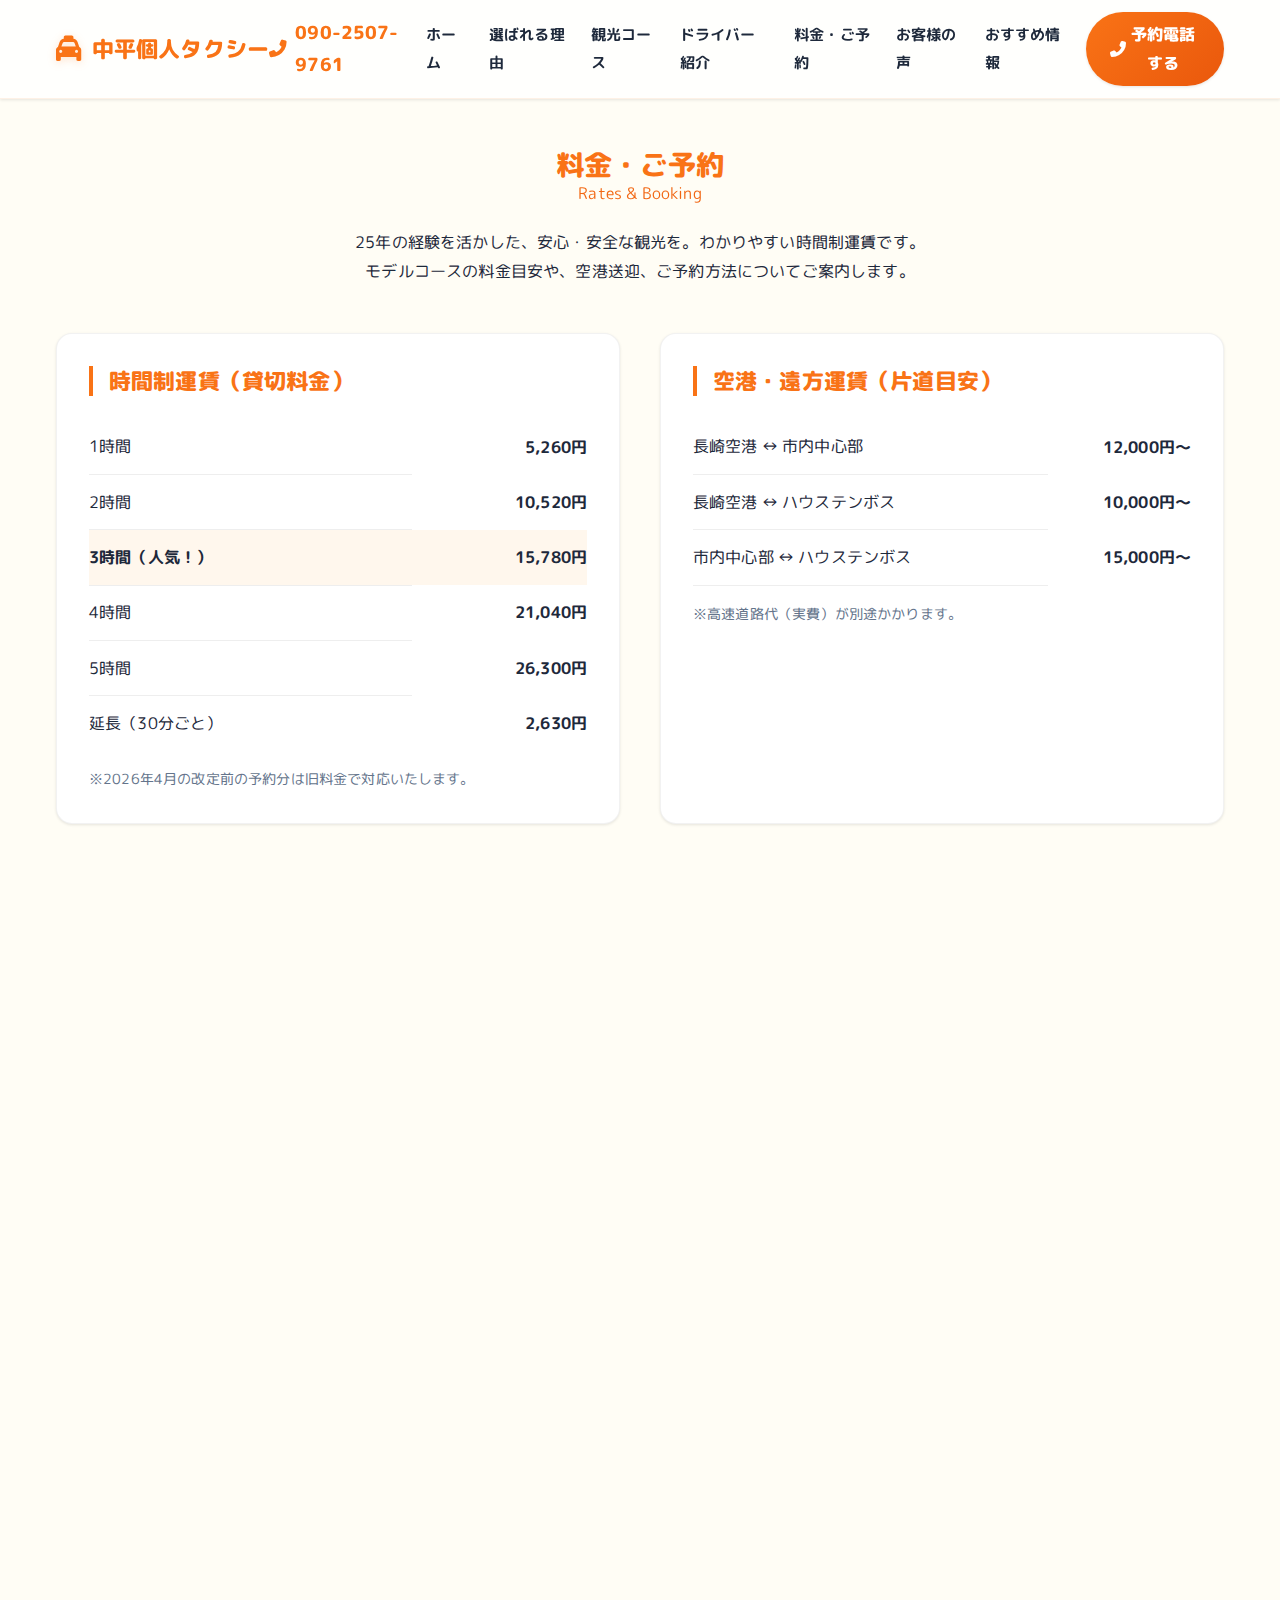
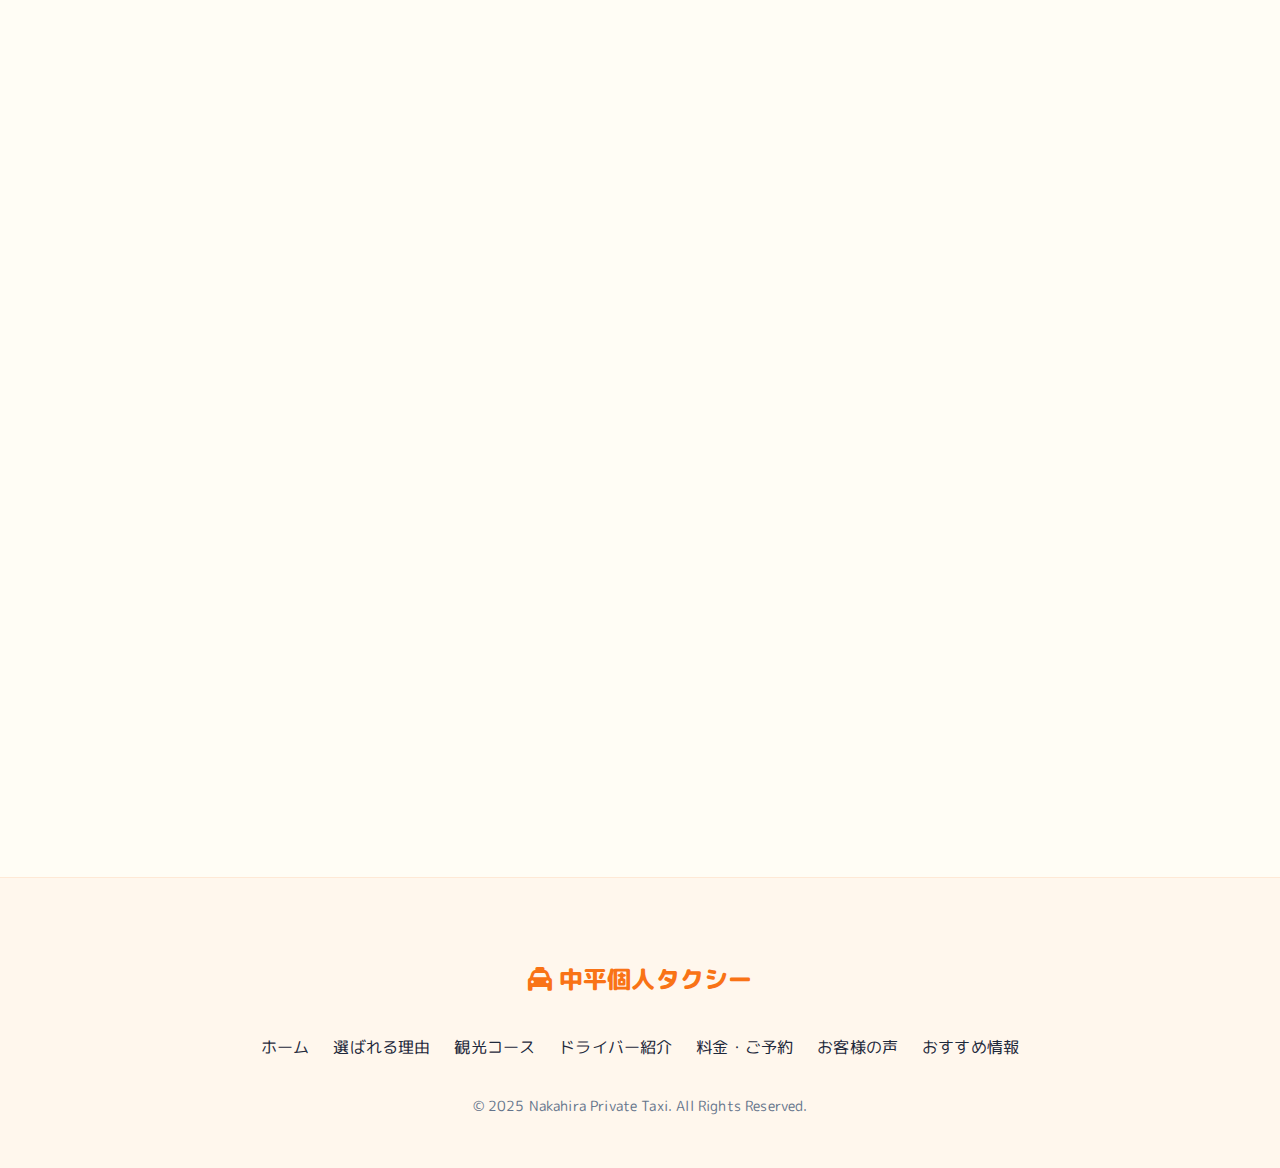
<file: rates.html>
<!DOCTYPE html>
<html lang="ja">

<head>
    <meta charset="UTF-8">
    <meta name="viewport" content="width=device-width, initial-scale=1.0">
    <title>料金・ご予約 | 中平個人タクシー</title>
    <link rel="preconnect" href="https://fonts.googleapis.com">
    <link rel="preconnect" href="https://fonts.gstatic.com" crossorigin>
    <link href="https://fonts.googleapis.com/css2?family=M+PLUS+Rounded+1c:wght@400;500;800&display=swap"
        rel="stylesheet">
    <link rel="stylesheet" href="https://cdnjs.cloudflare.com/ajax/libs/font-awesome/6.4.0/css/all.min.css">
    <link rel="stylesheet" href="css/style.css">
</head>

<body>

    <!-- Header -->
    <header class="header">
        <div class="container">
            <a href="index.html" class="logo">
                <i class="fas fa-taxi"></i> <span>中平個人タクシー</span>
            </a>
            <div style="display: flex; align-items: center; gap: 1.5rem;">
                <div class="header-phone hide-mobile">
                    <i class="fas fa-phone-alt"></i> 090-2507-9761
                </div>
                <button class="mobile-menu-btn" aria-label="メニューを開く">
                    <i class="fas fa-bars"></i>
                </button>
            </div>
            <nav>
                <ul class="nav-menu">
                    <li><a href="index.html" class="nav-link">ホーム</a></li>
                    <li><a href="reason.html" class="nav-link">選ばれる理由</a></li>
                    <li><a href="courses.html" class="nav-link">観光コース</a></li>
                    <li><a href="driver.html" class="nav-link">ドライバー紹介</a></li>
                    <li><a href="rates.html" class="nav-link">料金・ご予約</a></li>
                    <li><a href="reviews.html" class="nav-link">お客様の声</a></li>
                    <li><a href="blog.html" class="nav-link">おすすめ情報</a></li>
                    <li class="hide-mobile">
                        <a href="tel:090-2507-9761" class="btn btn-primary" style="padding: 0.5rem 1.5rem;">
                            <i class="fas fa-phone-alt"></i> 予約電話する
                        </a>
                    </li>
                </ul>
            </nav>
        </div>
    </header>

    <section class="section">
        <div class="container">
            <div class="reveal-up">
                <h1 class="section-title">料金・ご予約<br><span class="text-gradient">Rates & Booking</span></h1>
                <p style="text-align: center; max-width: 800px; margin: 0 auto 3rem;">
                    25年の経験を活かした、安心・安全な観光を。わかりやすい時間制運賃です。<br>
                    モデルコースの料金目安や、空港送迎、ご予約方法についてご案内します。
                </p>
            </div>

            <!-- Rate Tables Grid -->
            <div
                style="display: grid; grid-template-columns: repeat(auto-fit, minmax(320px, 1fr)); gap: 2.5rem; margin-bottom: 4rem;">
                <!-- Standard Rates -->
                <div class="card reveal-up" style="padding: 2rem;">
                    <h2
                        style="font-size: 1.4rem; color: var(--color-primary); margin-bottom: 1.5rem; border-left: 4px solid var(--color-primary); padding-left: 1rem;">
                        時間制運賃（貸切料金）</h2>
                    <table style="width: 100%; border-collapse: collapse; margin-bottom: 1rem;">
                        <tbody>
                            <tr>
                                <td style="padding: 0.8rem 0; border-bottom: 1px solid #eee;">1時間</td>
                                <td style="text-align: right; font-weight: bold;">5,260円</td>
                            </tr>
                            <tr>
                                <td style="padding: 0.8rem 0; border-bottom: 1px solid #eee;">2時間</td>
                                <td style="text-align: right; font-weight: bold;">10,520円</td>
                            </tr>
                            <tr style="background: var(--color-primary-light);">
                                <td style="padding: 0.8rem 0; border-bottom: 1px solid #eee; font-weight: bold;">
                                    3時間（人気！）</td>
                                <td style="text-align: right; font-weight: bold;">15,780円</td>
                            </tr>
                            <tr>
                                <td style="padding: 0.8rem 0; border-bottom: 1px solid #eee;">4時間</td>
                                <td style="text-align: right; font-weight: bold;">21,040円</td>
                            </tr>
                            <tr>
                                <td style="padding: 0.8rem 0; border-bottom: 1px solid #eee;">5時間</td>
                                <td style="text-align: right; font-weight: bold;">26,300円</td>
                            </tr>
                            <tr>
                                <td style="padding: 0.8rem 0;">延長（30分ごと）</td>
                                <td style="text-align: right; font-weight: bold;">2,630円</td>
                            </tr>
                        </tbody>
                    </table>
                    <p style="font-size: 0.85rem; color: var(--color-text-light);">※2026年4月の改定前の予約分は旧料金で対応いたします。</p>
                </div>

                <!-- Airport & Specials -->
                <div class="card reveal-up" style="padding: 2rem; animation-delay: 0.1s;">
                    <h2
                        style="font-size: 1.4rem; color: var(--color-primary); margin-bottom: 1.5rem; border-left: 4px solid var(--color-primary); padding-left: 1rem;">
                        空港・遠方運賃（片道目安）</h2>
                    <table style="width: 100%; border-collapse: collapse; margin-bottom: 1rem;">
                        <tbody>
                            <tr>
                                <td style="padding: 0.8rem 0; border-bottom: 1px solid #eee;">長崎空港 ↔ 市内中心部</td>
                                <td style="text-align: right; font-weight: bold;">12,000円〜</td>
                            </tr>
                            <tr>
                                <td style="padding: 0.8rem 0; border-bottom: 1px solid #eee;">長崎空港 ↔ ハウステンボス</td>
                                <td style="text-align: right; font-weight: bold;">10,000円〜</td>
                            </tr>
                            <tr>
                                <td style="padding: 0.8rem 0; border-bottom: 1px solid #eee;">市内中心部 ↔ ハウステンボス</td>
                                <td style="text-align: right; font-weight: bold;">15,000円〜</td>
                            </tr>
                        </tbody>
                    </table>
                    <p style="font-size: 0.85rem; color: var(--color-text-light);">※高速道路代（実費）が別途かかります。</p>
                </div>
            </div>

            <!-- Payment & Booking Title -->
            <div class="reveal-up" style="text-align: center; margin-bottom: 3rem;">
                <h2 style="font-size: 1.8rem;">お支払い・ご予約について</h2>
            </div>

            <div
                style="display: grid; grid-template-columns: repeat(auto-fit, minmax(320px, 1fr)); gap: 2.5rem; margin-bottom: 4rem;">
                <!-- Payment Methods -->
                <div class="card reveal-up" style="padding: 2rem;">
                    <h3 style="font-size: 1.2rem; margin-bottom: 1.5rem; text-align: center;">お支払い方法</h3>
                    <div
                        style="display: flex; justify-content: center; gap: 2rem; flex-wrap: wrap; margin-bottom: 1.5rem;">
                        <div style="text-align: center;"><i class="fas fa-money-bill-wave"
                                style="font-size: 2rem; color: #16a34a;"></i><br>現金</div>
                        <div style="text-align: center;"><i class="far fa-credit-card"
                                style="font-size: 2rem; color: #2563eb;"></i><br>カード</div>
                    </div>
                    <p style="font-size: 0.9rem; color: var(--color-text-light); text-align: center;">Visa, Mastercard,
                        JCB, 各種クレジットカードに対応</p>
                </div>

                <!-- Booking Info -->
                <div id="phone-booking" class="card reveal-up"
                    style="padding: 2rem; border: 2px solid var(--color-primary); background: var(--color-primary-light); animation-delay: 0.1s;">
                    <h3 style="font-size: 1.2rem; margin-bottom: 1rem; text-align: center;"><i
                            class="fas fa-phone-alt"></i> お電話でのご予約</h3>
                    <p style="text-align: center; margin-bottom: 1rem; font-weight: bold;">前日・当日のご予約はお電話が確実です。</p>
                    <a href="tel:090-2507-9761"
                        style="display: block; text-align: center; font-size: 2.2rem; font-weight: 800; color: var(--color-primary); margin-bottom: 0.5rem;"
                        class="tel-link">090-2507-9761</a>
                    <p style="text-align: center; font-size: 0.9rem;">受付時間：11:00〜21:00（年中無休）</p>
                </div>
            </div>

            <!-- Booking Form & FAQ -->
            <div
                style="display: grid; grid-template-columns: 1fr; gap: 4rem; margin-bottom: 4rem; max-width: 800px; margin-left: auto; margin-right: auto;">
                <!-- FAQ (Moved up) -->
                <div class="reveal-up" style="animation-delay: 0.1s;">
                    <h3 style="font-size: 1.3rem; margin-bottom: 1.5rem;">よくあるご質問（FAQ）</h3>
                    <div style="display: flex; flex-direction: column; gap: 1.5rem;">
                        <div class="glass" style="padding: 1.5rem; border-radius: var(--radius-md);">
                            <p style="font-weight: bold; margin-bottom: 0.5rem;">Q. 予約はいつからできますか？</p>
                            <p style="font-size: 0.95rem;">A. 3ヶ月前から承っております。空きがあれば前日・当日のご案内も可能ですが、お早めのご連絡をおすすめいたします。</p>
                        </div>
                        <div class="glass" style="padding: 1.5rem; border-radius: var(--radius-md);">
                            <p style="font-weight: bold; margin-bottom: 0.5rem;">Q. キャンセル料はかかりますか？</p>
                            <p style="font-size: 0.95rem;">A. 前日までのキャンセルは無料です。当日の場合は状況によりますので、まずはすぐにお電話でお知らせください。</p>
                        </div>
                        <div class="glass" style="padding: 1.5rem; border-radius: var(--radius-md);">
                            <p style="font-weight: bold; margin-bottom: 0.5rem;">Q. 荷物は預けられますか？</p>
                            <p style="font-size: 0.95rem;">A.
                                クラウンのトランクに大型スーツケースも積載可能です。観光中は車内でお預かりしますので、手ぶらで散策をお楽しみいただけます。</p>
                        </div>
                    </div>
                </div>

                <!-- Form -->
                <div id="web-booking" class="card reveal-up" style="padding: 2rem;">
                    <h3 style="font-size: 1.3rem; margin-bottom: 1.5rem;"><i class="far fa-envelope"></i> メールでのご予約・相談
                    </h3>
                    <form onsubmit="event.preventDefault(); alert('送信シミュレーション：送信しました');">
                        <div style="margin-bottom: 1rem;">
                            <label
                                style="display: block; margin-bottom: 0.3rem; font-size: 0.9rem; font-weight: bold;">お名前
                                <span style="color: red;">*</span></label>
                            <input type="text" required
                                style="width: 100%; padding: 0.8rem; border: 1px solid #ccc; border-radius: var(--radius-sm);">
                        </div>
                        <div style="margin-bottom: 1rem;">
                            <label
                                style="display: block; margin-bottom: 0.3rem; font-size: 0.9rem; font-weight: bold;">メールアドレス
                                <span style="color: red;">*</span></label>
                            <input type="email" required
                                style="width: 100%; padding: 0.8rem; border: 1px solid #ccc; border-radius: var(--radius-sm);">
                        </div>
                        <div style="margin-bottom: 1rem;">
                            <label
                                style="display: block; margin-bottom: 0.3rem; font-size: 0.9rem; font-weight: bold;">お問い合わせ内容</label>
                            <textarea rows="4"
                                style="width: 100%; padding: 0.8rem; border: 1px solid #ccc; border-radius: var(--radius-sm);"
                                placeholder="予定日、人数、希望コースなど"></textarea>
                        </div>
                        <button type="submit" class="btn btn-primary" style="width: 100%;">送信する</button>
                    </form>
                </div>
            </div>

        </div>
    </section>

    <!-- Footer -->
    <footer class="footer">
        <div class="container" style="text-align: center;">
            <div style="margin-bottom: 2rem;">
                <a href="index.html" style="font-size: 1.5rem; font-weight: 800; color: var(--color-primary);">
                    <i class="fas fa-taxi"></i> 中平個人タクシー
                </a>
            </div>
            <ul style="display: flex; flex-wrap: wrap; justify-content: center; gap: 1.5rem; margin-bottom: 2rem;">
                <li><a href="index.html">ホーム</a></li>
                <li><a href="reason.html">選ばれる理由</a></li>
                <li><a href="courses.html">観光コース</a></li>
                <li><a href="driver.html">ドライバー紹介</a></li>
                <li><a href="rates.html">料金・ご予約</a></li>
                <li><a href="reviews.html">お客様の声</a></li>
                <li><a href="blog.html">おすすめ情報</a></li>
            </ul>
            <p style="font-size: 0.9rem; color: var(--color-text-light);">
                &copy; 2025 Nakahira Private Taxi. All Rights Reserved.
            </p>
        </div>
    </footer>

    <!-- Action Float -->
    <div class="action-float">
        <a href="tel:090-2507-9761" class="action-btn tel">
            <div style="display: flex; flex-direction: column; align-items: center; line-height: 1.2;">
                <span><i class="fas fa-phone-alt"></i> 電話予約</span>
                <span style="font-size: 0.7rem; font-weight: normal;">(11:00-21:00)</span>
            </div>
        </a>
        <a href="#web-booking" class="action-btn book">
            <i class="far fa-envelope"></i> Web予約
        </a>
    </div>

    <script src="js/script.js"></script>
</body>

</html>
</file>
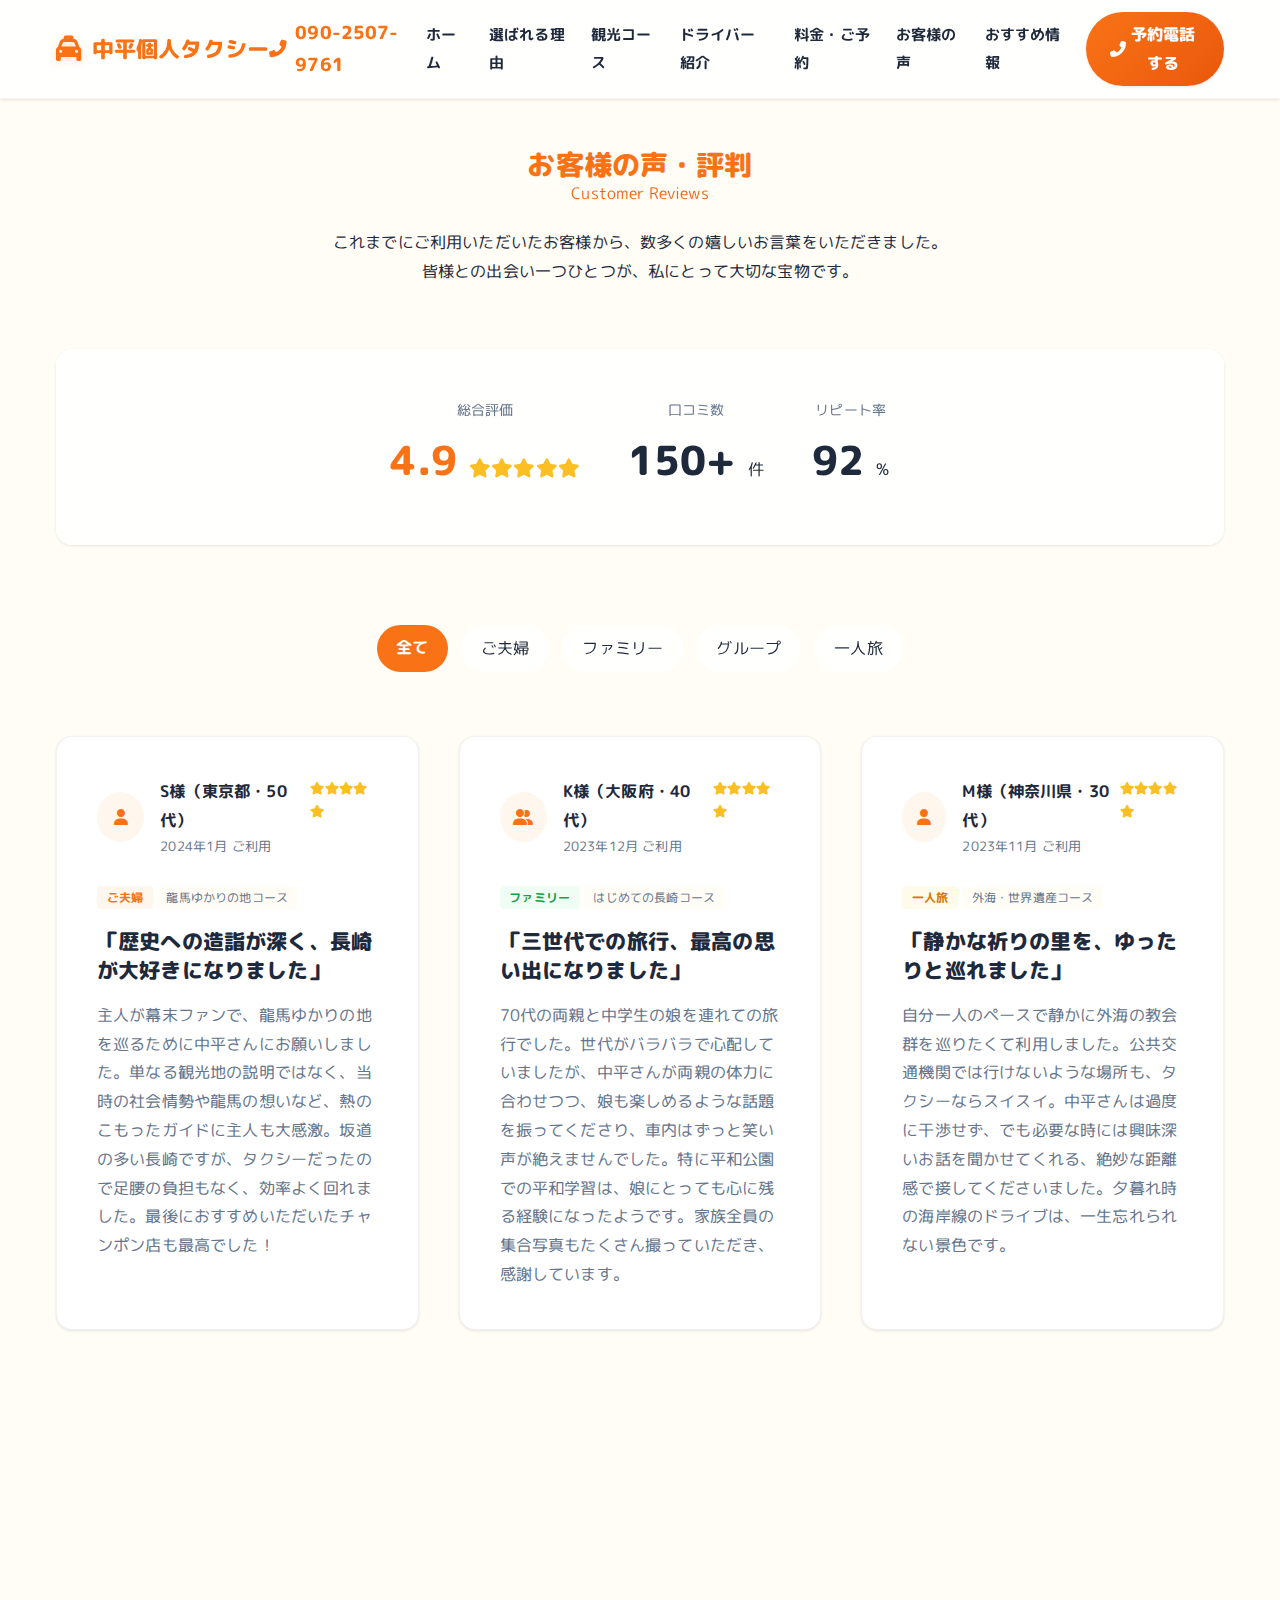
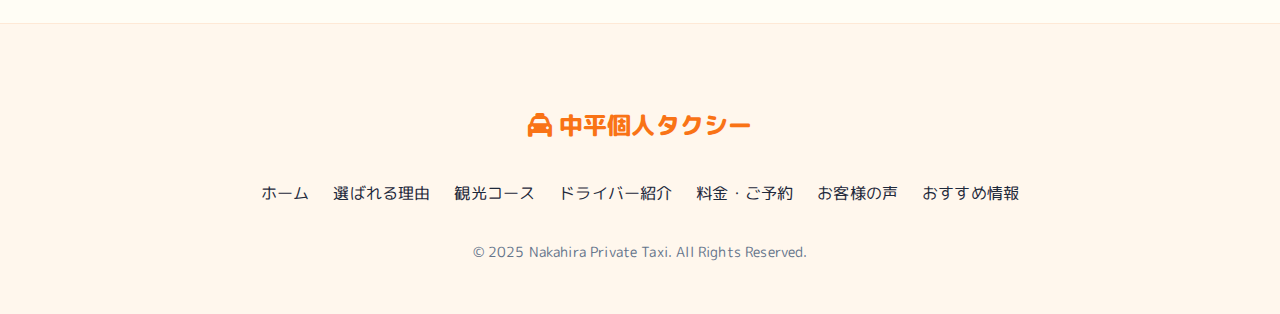
<file: reviews.html>
<!DOCTYPE html>
<html lang="ja">

<head>
    <meta charset="UTF-8">
    <meta name="viewport" content="width=device-width, initial-scale=1.0">
    <title>お客様の声・評判 | 中平個人タクシー</title>
    <link rel="preconnect" href="https://fonts.googleapis.com">
    <link rel="preconnect" href="https://fonts.gstatic.com" crossorigin>
    <link href="https://fonts.googleapis.com/css2?family=M+PLUS+Rounded+1c:wght@400;500;800&display=swap"
        rel="stylesheet">
    <link rel="stylesheet" href="https://cdnjs.cloudflare.com/ajax/libs/font-awesome/6.4.0/css/all.min.css">
    <link rel="stylesheet" href="css/style.css">
</head>

<body>

    <!-- Header -->
    <header class="header">
        <div class="container">
            <a href="index.html" class="logo">
                <i class="fas fa-taxi"></i> <span>中平個人タクシー</span>
            </a>
            <div style="display: flex; align-items: center; gap: 1.5rem;">
                <div class="header-phone hide-mobile">
                    <i class="fas fa-phone-alt"></i> 090-2507-9761
                </div>
                <button class="mobile-menu-btn" aria-label="メニューを開く">
                    <i class="fas fa-bars"></i>
                </button>
            </div>
            <nav>
                <ul class="nav-menu">
                    <li><a href="index.html" class="nav-link">ホーム</a></li>
                    <li><a href="reason.html" class="nav-link">選ばれる理由</a></li>
                    <li><a href="courses.html" class="nav-link">観光コース</a></li>
                    <li><a href="driver.html" class="nav-link">ドライバー紹介</a></li>
                    <li><a href="rates.html" class="nav-link">料金・ご予約</a></li>
                    <li><a href="reviews.html" class="nav-link">お客様の声</a></li>
                    <li><a href="blog.html" class="nav-link">おすすめ情報</a></li>
                    <li class="hide-mobile">
                        <a href="tel:090-2507-9761" class="btn btn-primary" style="padding: 0.5rem 1.5rem;">
                            <i class="fas fa-phone-alt"></i> 予約電話する
                        </a>
                    </li>
                </ul>
            </nav>
        </div>
    </header>

    <section class="section">
        <div class="container">
            <div class="reveal-up">
                <h1 class="section-title">お客様の声・評判<br><span class="text-gradient">Customer Reviews</span></h1>
                <p style="text-align: center; max-width: 800px; margin: 0 auto 4rem;">
                    これまでにご利用いただいたお客様から、数多くの嬉しいお言葉をいただきました。<br>
                    皆様との出会い一つひとつが、私にとって大切な宝物です。
                </p>
            </div>

            <!-- Review Stats Summary -->
            <div class="reveal-up card glass" style="margin-bottom: 5rem; padding: 3rem; text-align: center;">
                <div style="display: flex; justify-content: center; gap: 3rem; flex-wrap: wrap;">
                    <div>
                        <div style="font-size: 0.9rem; color: var(--color-text-light);">総合評価</div>
                        <div style="font-size: 2.5rem; font-weight: 800; color: var(--color-primary);">4.9 <span
                                style="font-size: 1.2rem; color: var(--color-secondary);"><i class="fas fa-star"></i><i
                                    class="fas fa-star"></i><i class="fas fa-star"></i><i class="fas fa-star"></i><i
                                    class="fas fa-star"></i></span></div>
                    </div>
                    <div>
                        <div style="font-size: 0.9rem; color: var(--color-text-light);">口コミ数</div>
                        <div style="font-size: 2.5rem; font-weight: 800; color: var(--color-text);">150+ <span
                                style="font-size: 1rem; font-weight: normal;">件</span></div>
                    </div>
                    <div>
                        <div style="font-size: 0.9rem; color: var(--color-text-light);">リピート率</div>
                        <div style="font-size: 2.5rem; font-weight: 800; color: var(--color-text);">92 <span
                                style="font-size: 1rem; font-weight: normal;">%</span></div>
                    </div>
                </div>
            </div>

            <!-- Categories Filter -->
            <div class="reveal-up"
                style="display: flex; justify-content: center; gap: 0.8rem; flex-wrap: wrap; margin-bottom: 4rem;">
                <span
                    style="background: var(--color-primary); color: white; padding: 0.5rem 1.2rem; border-radius: var(--radius-full); font-weight: bold; cursor: pointer;">全て</span>
                <span class="glass"
                    style="padding: 0.5rem 1.2rem; border-radius: var(--radius-full); cursor: pointer;">ご夫婦</span>
                <span class="glass"
                    style="padding: 0.5rem 1.2rem; border-radius: var(--radius-full); cursor: pointer;">ファミリー</span>
                <span class="glass"
                    style="padding: 0.5rem 1.2rem; border-radius: var(--radius-full); cursor: pointer;">グループ</span>
                <span class="glass"
                    style="padding: 0.5rem 1.2rem; border-radius: var(--radius-full); cursor: pointer;">一人旅</span>
            </div>

            <div style="display: grid; grid-template-columns: repeat(auto-fit, minmax(350px, 1fr)); gap: 2.5rem;">

                <!-- Detailed Review 1 -->
                <div class="card reveal-up" style="padding: 2.5rem;">
                    <div
                        style="display: flex; justify-content: space-between; align-items: flex-start; margin-bottom: 1.5rem;">
                        <div style="display: flex; gap: 1rem; align-items: center;">
                            <div
                                style="width: 50px; height: 50px; background: var(--color-primary-light); border-radius: 50%; display: flex; align-items: center; justify-content: center; color: var(--color-primary);">
                                <i class="fas fa-user"></i>
                            </div>
                            <div>
                                <div style="font-weight: bold;">S様（東京都・50代）</div>
                                <div style="font-size: 0.8rem; color: var(--color-text-light);">2024年1月 ご利用</div>
                            </div>
                        </div>
                        <div style="color: var(--color-secondary); font-size: 0.8rem;"><i class="fas fa-star"></i><i
                                class="fas fa-star"></i><i class="fas fa-star"></i><i class="fas fa-star"></i><i
                                class="fas fa-star"></i></div>
                    </div>
                    <div style="margin-bottom: 1rem;">
                        <span
                            style="background: var(--color-primary-light); color: var(--color-primary); padding: 0.2rem 0.6rem; border-radius: 4px; font-size: 0.75rem; font-weight: bold;">ご夫婦</span>
                        <span
                            style="background: var(--color-bg); color: var(--color-text-light); padding: 0.2rem 0.6rem; border-radius: 4px; font-size: 0.75rem;">龍馬ゆかりの地コース</span>
                    </div>
                    <h2 style="font-size: 1.3rem; margin-bottom: 1rem; line-height: 1.4;">「歴史への造詣が深く、長崎が大好きになりました」</h2>
                    <p style="font-size: 1rem; line-height: 1.8; color: var(--color-text-light);">
                        主人が幕末ファンで、龍馬ゆかりの地を巡るために中平さんにお願いしました。単なる観光地の説明ではなく、当時の社会情勢や龍馬の想いなど、熱のこもったガイドに主人も大感激。坂道の多い長崎ですが、タクシーだったので足腰の負担もなく、効率よく回れました。最後におすすめいただいたチャンポン店も最高でした！
                    </p>
                </div>

                <!-- Detailed Review 2 -->
                <div class="card reveal-up" style="padding: 2.5rem; animation-delay: 0.1s;">
                    <div
                        style="display: flex; justify-content: space-between; align-items: flex-start; margin-bottom: 1.5rem;">
                        <div style="display: flex; gap: 1rem; align-items: center;">
                            <div
                                style="width: 50px; height: 50px; background: var(--color-primary-light); border-radius: 50%; display: flex; align-items: center; justify-content: center; color: var(--color-primary);">
                                <i class="fas fa-user-friends"></i>
                            </div>
                            <div>
                                <div style="font-weight: bold;">K様（大阪府・40代）</div>
                                <div style="font-size: 0.8rem; color: var(--color-text-light);">2023年12月 ご利用</div>
                            </div>
                        </div>
                        <div style="color: var(--color-secondary); font-size: 0.8rem;"><i class="fas fa-star"></i><i
                                class="fas fa-star"></i><i class="fas fa-star"></i><i class="fas fa-star"></i><i
                                class="fas fa-star"></i></div>
                    </div>
                    <div style="margin-bottom: 1rem;">
                        <span
                            style="background: #f0fdf4; color: #16a34a; padding: 0.2rem 0.6rem; border-radius: 4px; font-size: 0.75rem; font-weight: bold;">ファミリー</span>
                        <span
                            style="background: var(--color-bg); color: var(--color-text-light); padding: 0.2rem 0.6rem; border-radius: 4px; font-size: 0.75rem;">はじめての長崎コース</span>
                    </div>
                    <h2 style="font-size: 1.3rem; margin-bottom: 1rem; line-height: 1.4;">「三世代での旅行、最高の思い出になりました」</h2>
                    <p style="font-size: 1rem; line-height: 1.8; color: var(--color-text-light);">
                        70代の両親と中学生の娘を連れての旅行でした。世代がバラバラで心配していましたが、中平さんが両親の体力に合わせつつ、娘も楽しめるような話題を振ってくださり、車内はずっと笑い声が絶えませんでした。特に平和公園での平和学習は、娘にとっても心に残る経験になったようです。家族全員の集合写真もたくさん撮っていただき、感謝しています。
                    </p>
                </div>

                <!-- Detailed Review 3 -->
                <div class="card reveal-up" style="padding: 2.5rem; animation-delay: 0.2s;">
                    <div
                        style="display: flex; justify-content: space-between; align-items: flex-start; margin-bottom: 1.5rem;">
                        <div style="display: flex; gap: 1rem; align-items: center;">
                            <div
                                style="width: 50px; height: 50px; background: var(--color-primary-light); border-radius: 50%; display: flex; align-items: center; justify-content: center; color: var(--color-primary);">
                                <i class="fas fa-user"></i>
                            </div>
                            <div>
                                <div style="font-weight: bold;">M様（神奈川県・30代）</div>
                                <div style="font-size: 0.8rem; color: var(--color-text-light);">2023年11月 ご利用</div>
                            </div>
                        </div>
                        <div style="color: var(--color-secondary); font-size: 0.8rem;"><i class="fas fa-star"></i><i
                                class="fas fa-star"></i><i class="fas fa-star"></i><i class="fas fa-star"></i><i
                                class="fas fa-star"></i></div>
                    </div>
                    <div style="margin-bottom: 1rem;">
                        <span
                            style="background: #fffbeb; color: #d97706; padding: 0.2rem 0.6rem; border-radius: 4px; font-size: 0.75rem; font-weight: bold;">一人旅</span>
                        <span
                            style="background: var(--color-bg); color: var(--color-text-light); padding: 0.2rem 0.6rem; border-radius: 4px; font-size: 0.75rem;">外海・世界遺産コース</span>
                    </div>
                    <h2 style="font-size: 1.3rem; margin-bottom: 1rem; line-height: 1.4;">「静かな祈りの里を、ゆったりと巡れました」</h2>
                    <p style="font-size: 1rem; line-height: 1.8; color: var(--color-text-light);">
                        自分一人のペースで静かに外海の教会群を巡りたくて利用しました。公共交通機関では行けないような場所も、タクシーならスイスイ。中平さんは過度に干渉せず、でも必要な時には興味深いお話を聞かせてくれる、絶妙な距離感で接してくださいました。夕暮れ時の海岸線のドライブは、一生忘れられない景色です。
                    </p>
                </div>

            </div>

            <!-- Removed Handwritten Letters Gallery per User Request -->

            <!-- Contact/Back Links -->
            <div class="reveal-up" style="margin-top: 8rem; text-align: center;">
                <h3 style="margin-bottom: 2rem;">次は、あなたが長崎を好きになる番です</h3>
                <div style="display: flex; justify-content: center; gap: 1.5rem; flex-wrap: wrap;">
                    <a href="rates.html" class="btn btn-primary btn-lg">中平に相談・予約する</a>
                    <a href="index.html" class="btn btn-secondary btn-lg">ホームに戻る</a>
                </div>
            </div>

        </div>
    </section>

    <!-- Footer -->
    <footer class="footer">
        <div class="container" style="text-align: center;">
            <div style="margin-bottom: 2rem;">
                <a href="index.html" style="font-size: 1.5rem; font-weight: 800; color: var(--color-primary);">
                    <i class="fas fa-taxi"></i> 中平個人タクシー
                </a>
            </div>
            <ul style="display: flex; flex-wrap: wrap; justify-content: center; gap: 1.5rem; margin-bottom: 2rem;">
                <li><a href="index.html">ホーム</a></li>
                <li><a href="reason.html">選ばれる理由</a></li>
                <li><a href="courses.html">観光コース</a></li>
                <li><a href="driver.html">ドライバー紹介</a></li>
                <li><a href="rates.html">料金・ご予約</a></li>
                <li><a href="reviews.html">お客様の声</a></li>
                <li><a href="blog.html">おすすめ情報</a></li>
            </ul>
            <p style="font-size: 0.9rem; color: var(--color-text-light);">
                &copy; 2025 Nakahira Private Taxi. All Rights Reserved.
            </p>
        </div>
    </footer>

    <!-- Action Float -->
    <div class="action-float">
        <a href="tel:090-2507-9761" class="action-btn tel">
            <div style="display: flex; flex-direction: column; align-items: center; line-height: 1.2;">
                <span><i class="fas fa-phone-alt"></i> 電話予約</span>
                <span style="font-size: 0.7rem; font-weight: normal;">(11:00-21:00)</span>
            </div>
        </a>
        <a href="rates.html" class="action-btn book">
            <i class="far fa-envelope"></i> Web予約
        </a>
    </div>

    <script src="js/script.js"></script>
</body>

</html>
</file>
<file: css/style.css>
:root {
  /* Premium & Warm Palette */
  --color-primary: #f97316;
  /* Vibrant Orange */
  --color-primary-dark: #ea580c;
  --color-primary-light: #fff7ed;
  --color-secondary: #fbbf24;
  /* Warm Yellow */
  --color-accent: #84cc16;
  /* Fresh Green */

  --color-text: #1e293b;
  /* Slate 800 */
  --color-text-light: #64748b;
  /* Slate 500 */

  --color-bg: #fffdf5;
  /* Cream White */
  --color-white: #ffffff;
  --color-glass: rgba(255, 255, 255, 0.8);

  /* Fonts */
  --font-heading: 'M PLUS Rounded 1c', sans-serif;
  --font-body: 'M PLUS Rounded 1c', sans-serif;

  /* Spacing */
  --spacing-xs: 0.5rem;
  --spacing-sm: 1rem;
  --spacing-md: 1.5rem;
  --spacing-lg: 3rem;
  --spacing-xl: 5rem;

  /* Radius */
  --radius-sm: 8px;
  --radius-md: 16px;
  --radius-lg: 32px;
  --radius-full: 9999px;

  /* Shadows */
  --shadow-sm: 0 1px 3px rgba(0, 0, 0, 0.1);
  --shadow-md: 0 4px 6px -1px rgba(0, 0, 0, 0.1);
  --shadow-lg: 0 20px 25px -5px rgba(0, 0, 0, 0.1);
  --shadow-premium: 0 10px 30px -5px rgba(249, 115, 22, 0.1), 0 4px 6px -4px rgba(249, 115, 22, 0.1);
}

/* Reset & Base */
*,
*::before,
*::after {
  box-sizing: border-box;
  margin: 0;
  padding: 0;
}

html {
  scroll-behavior: smooth;
}

body {
  font-family: var(--font-body);
  color: var(--color-text);
  background-color: var(--color-bg);
  line-height: 1.8;
  letter-spacing: 0.01em;
  overflow-x: hidden;
}

h1,
h2,
h3,
h4,
h5,
h6 {
  font-family: var(--font-heading);
  color: var(--color-text);
  line-height: 1.3;
  font-weight: 800;
}

a {
  text-decoration: none;
  color: inherit;
  transition: all 0.3s ease;
}

ul {
  list-style: none;
}

img {
  max-width: 100%;
  height: auto;
  display: block;
}

/* Container */
.container {
  max-width: 1200px;
  /* Increased for desktop */
  margin: 0 auto;
  padding: 0 var(--spacing-sm);
}

/* Button Component */
.btn {
  display: inline-flex;
  align-items: center;
  justify-content: center;
  padding: 1rem 2.5rem;
  border-radius: var(--radius-full);
  font-weight: 800;
  text-align: center;
  cursor: pointer;
  transition: all 0.4s cubic-bezier(0.4, 0, 0.2, 1);
  box-shadow: var(--shadow-sm);
  position: relative;
  overflow: hidden;
}

.btn-primary {
  background: linear-gradient(135deg, var(--color-primary) 0%, var(--color-primary-dark) 100%);
  color: var(--color-white);
  border: none;
}

.btn-primary:hover {
  transform: translateY(-3px) scale(1.02);
  box-shadow: var(--shadow-premium);
}

.btn-secondary {
  background-color: var(--color-secondary);
  color: var(--color-text);
  border: none;
}

.btn-secondary:hover {
  transform: translateY(-2px);
  filter: brightness(1.05);
}

/* Header */
.header {
  background-color: var(--color-glass);
  backdrop-filter: blur(12px);
  -webkit-backdrop-filter: blur(12px);
  box-shadow: var(--shadow-sm);
  position: sticky;
  top: 0;
  z-index: 1000;
  padding: 0.75rem 0;
  border-bottom: 1px solid rgba(249, 115, 22, 0.1);
}

.header .container {
  display: flex;
  justify-content: space-between;
  align-items: center;
  position: relative;
}

.header-phone {
  font-size: 1.1rem;
  font-weight: 800;
  color: var(--color-primary);
  display: flex;
  align-items: center;
  gap: 0.5rem;
}

.logo {
  font-size: 1.4rem;
  font-weight: 800;
  color: var(--color-primary);
  display: flex;
  align-items: center;
  gap: 0.6rem;
  text-decoration: none;
  flex-shrink: 0;
}

.logo i {
  font-size: 1.6rem;
  filter: drop-shadow(0 2px 4px rgba(249, 115, 22, 0.2));
}

/* Nav Menu (Mobile Default) */
.nav-menu {
  display: none;
  /* Hidden by default on mobile */
  flex-direction: column;
  position: absolute;
  top: 100%;
  left: 0;
  width: 100%;
  background: white;
  padding: 1rem;
  box-shadow: 0 4px 10px rgba(0, 0, 0, 0.1);
  gap: 1rem;
}

.nav-menu.active {
  display: flex;
  /* Show when active */
}

.nav-link {
  font-weight: 700;
  color: var(--color-text);
  font-size: 1rem;
  display: block;
  padding: 0.5rem 0;
}

.nav-link:hover {
  color: var(--color-primary);
}

/* Mobile Menu Button */
.mobile-menu-btn {
  display: block;
  /* Show on mobile */
  font-size: 1.5rem;
  background: none;
  border: none;
  color: var(--color-primary);
  cursor: pointer;
  padding: 0.5rem;
}

/* Desktop Navigation */
@media (min-width: 1024px) {
  .nav-menu {
    display: flex;
    position: static;
    flex-direction: row;
    width: auto;
    background: none;
    box-shadow: none;
    padding: 0;
    gap: 1.5rem;
    align-items: center;
  }

  .mobile-menu-btn {
    display: none;
  }

  .nav-link {
    font-size: 0.95rem;
    padding: 0;
  }
}

/* Hero Section */
.hero {
  position: relative;
  overflow: hidden;
  padding: var(--spacing-lg) 0 6rem;
  /* Extra padding bottom for curved divider */
  background-color: var(--color-primary-light);
  text-align: center;
}

.hero-image-container {
  margin-bottom: var(--spacing-md);
  border-radius: var(--radius-lg);
  overflow: hidden;
  box-shadow: var(--shadow-card);
  border: 4px solid var(--color-white);
}

.hero h1 {
  font-size: 2rem;
  /* Mobile first */
  color: var(--color-primary);
  margin-bottom: var(--spacing-sm);
}

.hero p {
  font-size: 1rem;
  margin-bottom: var(--spacing-md);
  color: var(--color-text);
}

/* Section Common */
.section {
  padding: var(--spacing-lg) 0;
}

.section-title {
  text-align: center;
  font-size: 1.75rem;
  margin-bottom: var(--spacing-md);
  color: var(--color-primary);
}

.section-title span {
  display: block;
  font-size: 1rem;
  color: var(--color-text-light);
  font-weight: normal;
  margin-bottom: 0.2rem;
}

/* Cards */
.card {
  background: var(--color-white);
  border-radius: var(--radius-md);
  overflow: hidden;
  box-shadow: var(--shadow-sm);
  border: 1px solid rgba(0, 0, 0, 0.05);
  transition: transform 0.3s ease;
}

.card:hover {
  transform: translateY(-4px);
  box-shadow: var(--shadow-card);
}

.card-img {
  width: 100%;
  aspect-ratio: 16/9;
  object-fit: cover;
}

.card-content {
  padding: var(--spacing-md);
}

/* Action Float (Mobile) */
.action-float {
  position: fixed;
  /* Use JS-calculated --vh or fallback to 1vh * 100 */
  top: calc(var(--vh, 1vh) * 100);
  transform: translateY(-100%);
  left: 0 !important;
  right: 0 !important;
  width: 100vw !important;
  background-color: var(--color-white);
  padding: var(--spacing-sm) var(--spacing-sm) calc(var(--spacing-sm) + env(safe-area-inset-bottom));
  box-shadow: 0 -4px 12px rgba(0, 0, 0, 0.12);
  display: flex;
  gap: var(--spacing-sm);
  z-index: 9999;
  box-sizing: border-box;
}

.action-btn {
  flex: 1;
  text-align: center;
  padding: 0.8rem;
  border-radius: var(--radius-full);
  font-weight: bold;
  font-size: 0.9rem;
  display: flex;
  align-items: center;
  justify-content: center;
  gap: 0.5rem;
}

.action-btn.tel {
  background: linear-gradient(135deg, #84cc16 0%, #65a30d 100%);
  /* Stronger Green Gradient */
  color: white;
  box-shadow: 0 4px 6px -1px rgba(132, 204, 22, 0.5);
  border: 2px solid #ffffff;
  animation: pulse 2s infinite;
}

@keyframes pulse {
  0% {
    box-shadow: 0 0 0 0 rgba(132, 204, 22, 0.7);
  }

  70% {
    box-shadow: 0 0 0 10px rgba(132, 204, 22, 0);
  }

  100% {
    box-shadow: 0 0 0 0 rgba(132, 204, 22, 0);
  }
}

.action-btn.book {
  background-color: var(--color-primary);
  /* Orange for book */
  color: white;
}

/* Footer */
.footer {
  background-color: var(--color-primary-light);
  padding: var(--spacing-xl) 0 6rem;
  color: var(--color-text);
  border-top: 1px solid rgba(249, 115, 22, 0.1);
}

/* Responsive adjustment */
@media (max-width: 768px) {
  .nav-menu {
    position: fixed;
    top: 60px;
    left: 0;
    width: 100%;
    background-color: var(--color-white);
    flex-direction: column;
    padding: var(--spacing-md);
    box-shadow: var(--shadow-md);
    transform: translateY(-150%);
    transition: transform 0.3s ease;
    text-align: center;
  }

  .nav-menu.active {
    transform: translateY(0);
  }

  .mobile-menu-btn {
    display: block;
  }

  .action-float {
    display: flex;
  }
}

@media (min-width: 769px) {
  .hero {
    padding: 6rem 0;
  }

  .hero .container {
    display: grid;
    grid-template-columns: 1fr 1fr;
    gap: var(--spacing-lg);
    align-items: center;
    text-align: left;
  }

  .hero-image-container {
    order: 2;
    margin-bottom: 0;
  }

  .hero-text {
    order: 1;
  }

  .hero h1 {
    font-size: 3rem;
  }

  .action-float {
    display: none;
    /* Hide on desktop */
  }

  .footer {
    padding-bottom: var(--spacing-lg);
  }
}

/* Glassmorphism & Premium Utilities */
.glass {
  background: var(--color-glass);
  backdrop-filter: blur(12px);
  -webkit-backdrop-filter: blur(12px);
  border: 1px solid rgba(255, 255, 255, 0.3);
}

.text-gradient {
  background: linear-gradient(135deg, var(--color-primary) 0%, var(--color-primary-dark) 100%);
  -webkit-background-clip: text;
  background-clip: text;
  -webkit-text-fill-color: transparent;
}

.reveal-up {
  opacity: 0;
  transform: translateY(30px);
  transition: all 0.8s cubic-bezier(0.22, 1, 0.36, 1);
}

.reveal-up.active {
  opacity: 1;
  transform: translateY(0);
}

/* Image Placeholder Global Refined */
.img-placeholder {
  width: 100%;
  aspect-ratio: 16/9;
  background: linear-gradient(135deg, #f1f5f9 0%, #e2e8f0 100%);
  color: #94a3b8;
  display: flex;
  flex-direction: column;
  align-items: center;
  justify-content: center;
  font-weight: bold;
  border-radius: var(--radius-lg);
  overflow: hidden;
  margin-bottom: 1rem;
  border: 1px solid rgba(0, 0, 0, 0.05);
  padding: 2rem;
  text-align: center;
  transition: transform 0.3s ease;
}

.img-placeholder:hover {
  transform: scale(1.02);
}

/* Profile Grid */
.profile-grid {
  display: grid;
  padding: 20px;
  grid-template-columns: 1fr;
  gap: 3rem;
  align-items: start;
}

@media (min-width: 768px) {
  .profile-grid {
    grid-template-columns: 1fr 2fr;
  }
}

/* Horizontal Card */
.card-horizontal {
  display: flex;
  flex-direction: column;
  gap: 2rem;
  align-items: center;
}

@media (min-width: 768px) {
  .card-horizontal {
    flex-direction: row;
    align-items: flex-start;
    text-align: left;
  }

  .card-horizontal .img-placeholder {
    margin-bottom: 0;
  }
}

/* Utilities */
.hide-mobile {
  display: none !important;
}

@media (min-width: 769px) {
  .hide-mobile {
    display: flex !important;
  }

  .hide-desktop {
    display: none !important;
  }
}
</file>
